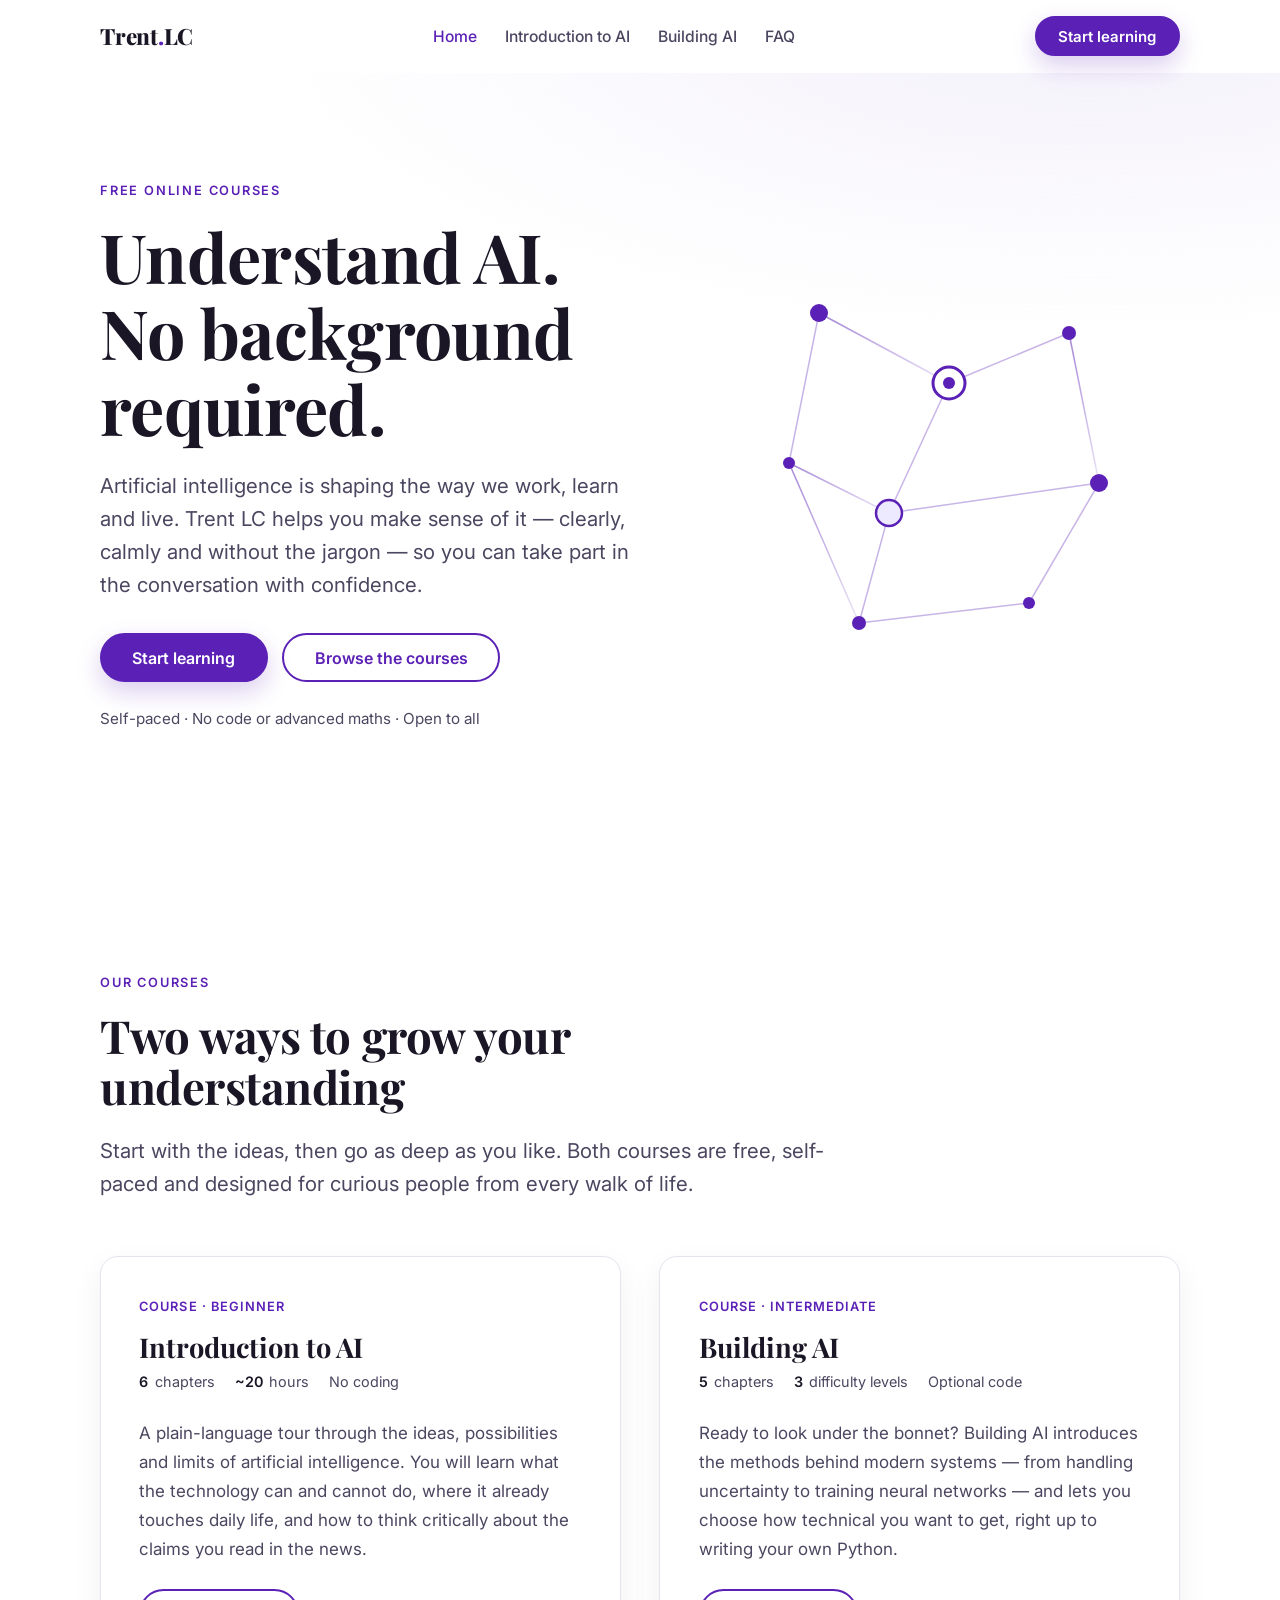
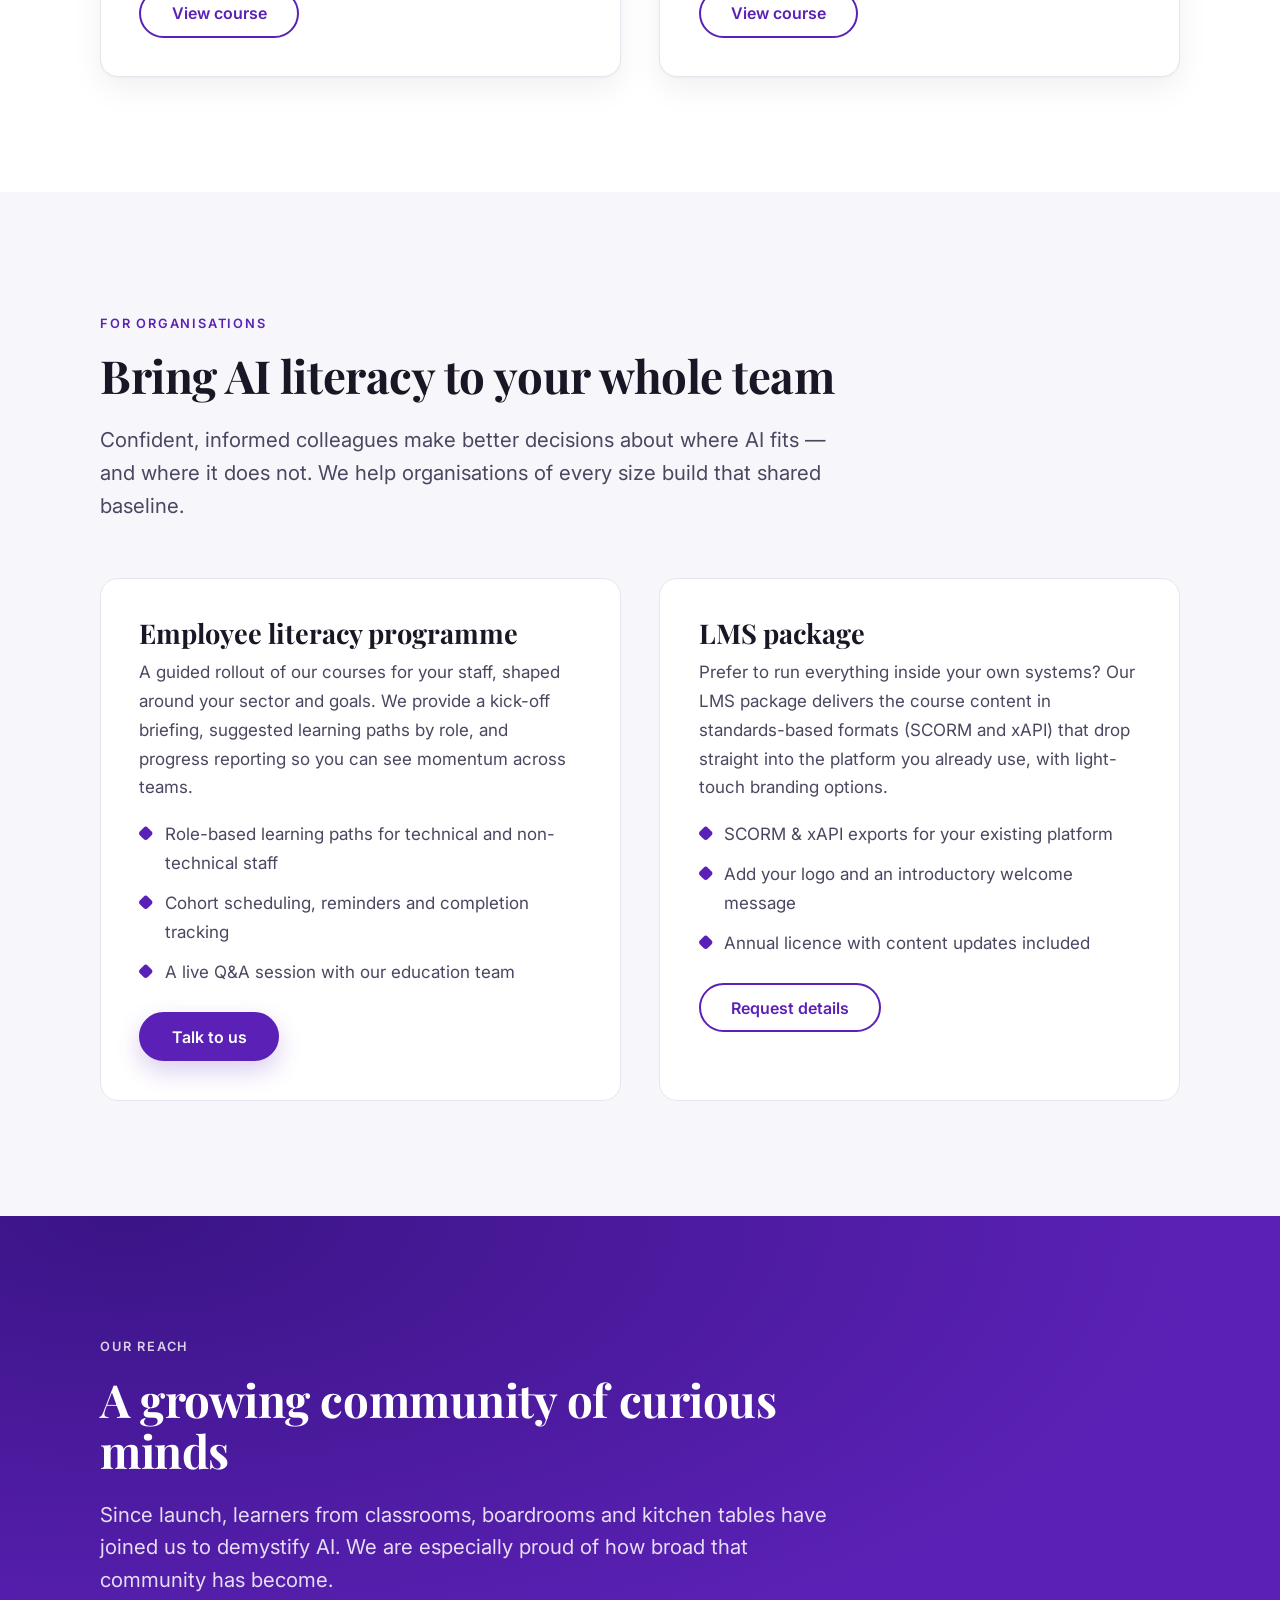
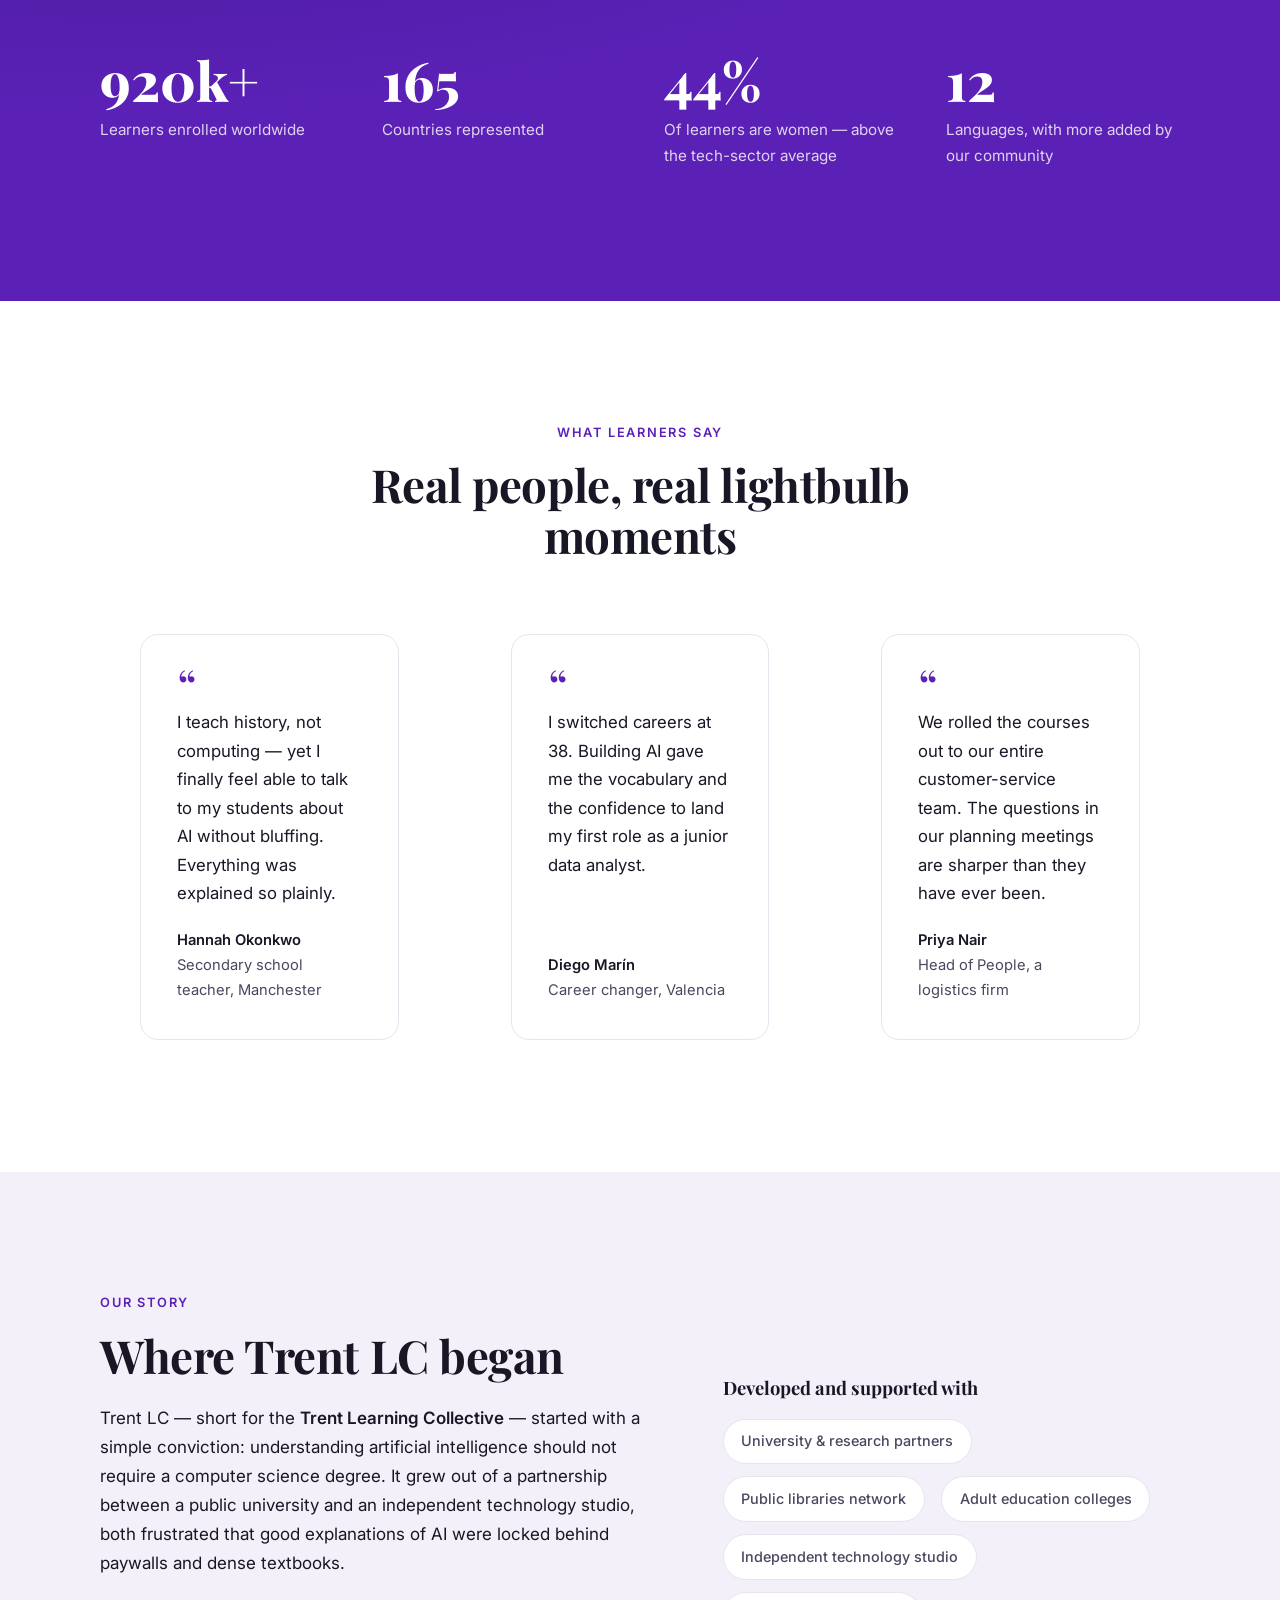
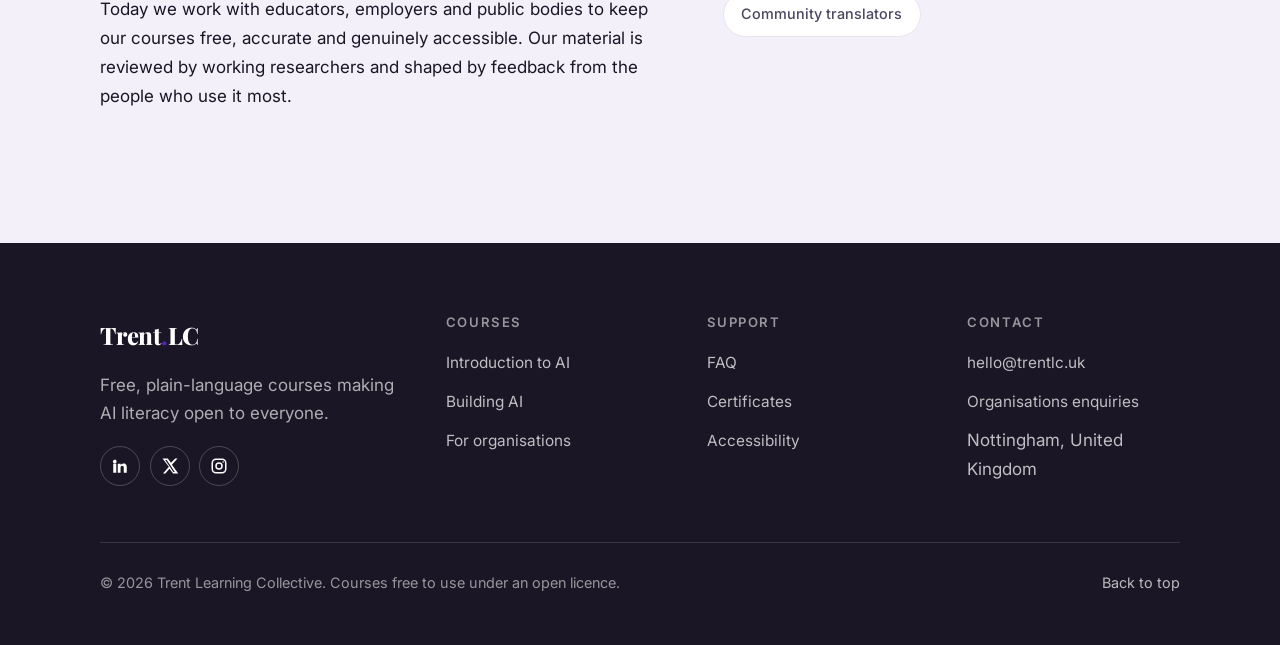
<file: index.html>
<!DOCTYPE html>
<html lang="en-GB">
<head>
  <meta charset="UTF-8">
  <meta name="viewport" content="width=device-width, initial-scale=1.0">
  <title>Trent LC — AI literacy for everyone</title>
  <meta name="description" content="Trent LC offers free, plain-language online courses that make artificial intelligence understandable — no programming or advanced maths required.">

  <!-- Fonts: Playfair Display (headings) + Inter (body). Preconnect for speed. -->
  <link rel="preconnect" href="https://fonts.googleapis.com">
  <link rel="preconnect" href="https://fonts.gstatic.com" crossorigin>
  <link href="https://fonts.googleapis.com/css2?family=Inter:wght@400;500;600;700&family=Playfair+Display:wght@600;700;800&display=swap" rel="stylesheet">

  <link rel="stylesheet" href="css/styles.css">
</head>
<body>
  <!-- Keyboard skip link -->
  <a class="skip-link" href="#main">Skip to main content</a>

  <!-- ============ SITE HEADER ============ -->
  <header class="site-header">
    <div class="container">
      <nav class="nav" aria-label="Primary">
        <a class="brand" href="index.html">Trent<span class="brand__dot">.</span>LC</a>

        <ul class="nav-links" id="nav-links">
          <li><a href="index.html" aria-current="page">Home</a></li>
          <li><a href="intro.html">Introduction to AI</a></li>
          <li><a href="building.html">Building AI</a></li>
          <li><a href="faq.html">FAQ</a></li>
        </ul>

        <div class="nav-cta">
          <a class="btn btn--primary btn--sm" href="intro.html">Start learning</a>
          <button class="nav-toggle" type="button" aria-label="Open menu"
                  aria-controls="nav-links" aria-expanded="false">
            <span></span><span></span><span></span>
          </button>
        </div>
      </nav>
    </div>
  </header>

  <main id="main">

    <!-- ============ HERO ============ -->
    <section class="hero">
      <div class="container">
        <div class="hero__grid">
          <div class="hero__content">
            <span class="eyebrow">Free online courses</span>
            <h1>Understand AI. No background required.</h1>
            <p class="lead">
              Artificial intelligence is shaping the way we work, learn and live.
              Trent LC helps you make sense of it — clearly, calmly and without the jargon —
              so you can take part in the conversation with confidence.
            </p>
            <div class="hero__actions">
              <a class="btn btn--primary" href="intro.html">Start learning</a>
              <a class="btn btn--outline" href="#courses">Browse the courses</a>
            </div>
            <p class="hero__note">Self-paced · No code or advanced maths · Open to all</p>
          </div>

          <!-- Signature motif: a quiet "neural network" of nodes and links.
               Decorative only, so it is hidden from assistive technology. -->
          <div class="hero__art" aria-hidden="true">
            <svg viewBox="0 0 480 480" role="img">
              <defs>
                <linearGradient id="edge" x1="0" y1="0" x2="1" y2="1">
                  <stop offset="0%" stop-color="#5B21B6" stop-opacity=".55"/>
                  <stop offset="100%" stop-color="#5B21B6" stop-opacity=".12"/>
                </linearGradient>
              </defs>
              <!-- connecting lines -->
              <g stroke="url(#edge)" stroke-width="1.5">
                <line x1="120" y1="90"  x2="250" y2="160"/>
                <line x1="250" y1="160" x2="370" y2="110"/>
                <line x1="120" y1="90"  x2="90"  y2="240"/>
                <line x1="250" y1="160" x2="190" y2="290"/>
                <line x1="370" y1="110" x2="400" y2="260"/>
                <line x1="90"  y1="240" x2="190" y2="290"/>
                <line x1="190" y1="290" x2="400" y2="260"/>
                <line x1="190" y1="290" x2="160" y2="400"/>
                <line x1="400" y1="260" x2="330" y2="380"/>
                <line x1="160" y1="400" x2="330" y2="380"/>
                <line x1="90"  y1="240" x2="160" y2="400"/>
              </g>
              <!-- nodes -->
              <g fill="#5B21B6">
                <circle cx="120" cy="90"  r="9"/>
                <circle cx="370" cy="110" r="7"/>
                <circle cx="90"  cy="240" r="6"/>
                <circle cx="400" cy="260" r="9"/>
                <circle cx="160" cy="400" r="7"/>
                <circle cx="330" cy="380" r="6"/>
              </g>
              <!-- highlighted central node -->
              <circle cx="250" cy="160" r="16" fill="#fff" stroke="#5B21B6" stroke-width="3"/>
              <circle cx="250" cy="160" r="6"  fill="#5B21B6"/>
              <circle cx="190" cy="290" r="13" fill="#EDE9FE" stroke="#5B21B6" stroke-width="2.5"/>
            </svg>
          </div>
        </div>
      </div>
    </section>

    <!-- ============ COURSES ============ -->
    <section class="section" id="courses">
      <div class="container">
        <div class="section-intro">
          <span class="eyebrow">Our courses</span>
          <h2>Two ways to grow your understanding</h2>
          <p class="lead">
            Start with the ideas, then go as deep as you like. Both courses are free,
            self-paced and designed for curious people from every walk of life.
          </p>
        </div>

        <div class="grid-2 card-grid">
          <!-- Course 1 -->
          <article class="course-card">
            <span class="course-card__tag">Course · Beginner</span>
            <h3>Introduction to AI</h3>
            <div class="course-card__meta">
              <span><strong>6</strong> chapters</span>
              <span><strong>~20</strong> hours</span>
              <span>No coding</span>
            </div>
            <p>
              A plain-language tour through the ideas, possibilities and limits of
              artificial intelligence. You will learn what the technology can and cannot do,
              where it already touches daily life, and how to think critically about the claims
              you read in the news.
            </p>
            <a class="btn btn--outline" href="intro.html">View course</a>
          </article>

          <!-- Course 2 -->
          <article class="course-card">
            <span class="course-card__tag">Course · Intermediate</span>
            <h3>Building AI</h3>
            <div class="course-card__meta">
              <span><strong>5</strong> chapters</span>
              <span><strong>3</strong> difficulty levels</span>
              <span>Optional code</span>
            </div>
            <p>
              Ready to look under the bonnet? Building AI introduces the methods behind modern
              systems — from handling uncertainty to training neural networks — and lets you
              choose how technical you want to get, right up to writing your own Python.
            </p>
            <a class="btn btn--outline" href="building.html">View course</a>
          </article>
        </div>
      </div>
    </section>

    <!-- ============ FOR ORGANISATIONS ============ -->
    <section class="section section--mist" id="organisations">
      <div class="container">
        <div class="section-intro">
          <span class="eyebrow">For organisations</span>
          <h2>Bring AI literacy to your whole team</h2>
          <p class="lead">
            Confident, informed colleagues make better decisions about where AI fits —
            and where it does not. We help organisations of every size build that shared baseline.
          </p>
        </div>

        <div class="orgs__grid">
          <div class="org-panel">
            <h3>Employee literacy programme</h3>
            <p>
              A guided rollout of our courses for your staff, shaped around your sector and goals.
              We provide a kick-off briefing, suggested learning paths by role, and progress
              reporting so you can see momentum across teams.
            </p>
            <ul>
              <li>Role-based learning paths for technical and non-technical staff</li>
              <li>Cohort scheduling, reminders and completion tracking</li>
              <li>A live Q&amp;A session with our education team</li>
            </ul>
            <a class="btn btn--primary" href="faq.html#organisations">Talk to us</a>
          </div>

          <div class="org-panel">
            <h3>LMS package</h3>
            <p>
              Prefer to run everything inside your own systems? Our LMS package delivers the
              course content in standards-based formats (SCORM and xAPI) that drop straight into
              the platform you already use, with light-touch branding options.
            </p>
            <ul>
              <li>SCORM &amp; xAPI exports for your existing platform</li>
              <li>Add your logo and an introductory welcome message</li>
              <li>Annual licence with content updates included</li>
            </ul>
            <a class="btn btn--outline" href="faq.html#organisations">Request details</a>
          </div>
        </div>
      </div>
    </section>

    <!-- ============ STATISTICS / STORY ============ -->
    <section class="section stats">
      <div class="container">
        <div class="section-intro">
          <span class="eyebrow" style="color: rgba(255,255,255,.8)">Our reach</span>
          <h2>A growing community of curious minds</h2>
          <p class="lead">
            Since launch, learners from classrooms, boardrooms and kitchen tables have joined us
            to demystify AI. We are especially proud of how broad that community has become.
          </p>
        </div>

        <div class="stats__numbers">
          <div class="stat">
            <div class="stat__value">920k+</div>
            <p class="stat__label">Learners enrolled worldwide</p>
          </div>
          <div class="stat">
            <div class="stat__value">165</div>
            <p class="stat__label">Countries represented</p>
          </div>
          <div class="stat">
            <div class="stat__value">44%</div>
            <p class="stat__label">Of learners are women — above the tech-sector average</p>
          </div>
          <div class="stat">
            <div class="stat__value">12</div>
            <p class="stat__label">Languages, with more added by our community</p>
          </div>
        </div>
      </div>
    </section>

    <!-- ============ TESTIMONIALS ============ -->
    <section class="section">
      <div class="container">
        <div class="section-intro center">
          <span class="eyebrow">What learners say</span>
          <h2>Real people, real lightbulb moments</h2>
        </div>

        <div class="quote-grid">
          <figure class="quote">
            <div class="quote__mark" aria-hidden="true">&ldquo;</div>
            <blockquote>
              I teach history, not computing — yet I finally feel able to talk to my students
              about AI without bluffing. Everything was explained so plainly.
            </blockquote>
            <figcaption>
              <strong>Hannah Okonkwo</strong>
              Secondary school teacher, Manchester
            </figcaption>
          </figure>

          <figure class="quote">
            <div class="quote__mark" aria-hidden="true">&ldquo;</div>
            <blockquote>
              I switched careers at 38. Building AI gave me the vocabulary and the confidence to
              land my first role as a junior data analyst.
            </blockquote>
            <figcaption>
              <strong>Diego Marín</strong>
              Career changer, Valencia
            </figcaption>
          </figure>

          <figure class="quote">
            <div class="quote__mark" aria-hidden="true">&ldquo;</div>
            <blockquote>
              We rolled the courses out to our entire customer-service team. The questions in our
              planning meetings are sharper than they have ever been.
            </blockquote>
            <figcaption>
              <strong>Priya Nair</strong>
              Head of People, a logistics firm
            </figcaption>
          </figure>
        </div>
      </div>
    </section>

    <!-- ============ ORIGINS & PARTNERS ============ -->
    <section class="section section--soft">
      <div class="container">
        <div class="origins__grid">
          <div>
            <span class="eyebrow">Our story</span>
            <h2>Where Trent LC began</h2>
            <p>
              Trent LC — short for the <strong>Trent Learning Collective</strong> — started with a
              simple conviction: understanding artificial intelligence should not require a computer
              science degree. It grew out of a partnership between a public university and an
              independent technology studio, both frustrated that good explanations of AI were
              locked behind paywalls and dense textbooks.
            </p>
            <p>
              Today we work with educators, employers and public bodies to keep our courses free,
              accurate and genuinely accessible. Our material is reviewed by working researchers and
              shaped by feedback from the people who use it most.
            </p>
          </div>
          <div>
            <h4>Developed and supported with</h4>
            <ul class="partners">
              <li>University &amp; research partners</li>
              <li>Public libraries network</li>
              <li>Adult education colleges</li>
              <li>Independent technology studio</li>
              <li>Community translators</li>
            </ul>
          </div>
        </div>
      </div>
    </section>

  </main>

  <!-- ============ FOOTER ============ -->
  <footer class="site-footer">
    <div class="container">
      <div class="footer__grid">
        <div class="footer__brand">
          <a class="brand" href="index.html">Trent<span class="brand__dot">.</span>LC</a>
          <p>Free, plain-language courses making AI literacy open to everyone.</p>
          <div class="footer__social">
            <!-- Replace # with your real profile URLs before publishing -->
            <a href="#" aria-label="Trent LC on LinkedIn">
              <svg viewBox="0 0 24 24" fill="currentColor" aria-hidden="true"><path d="M4.98 3.5A2.5 2.5 0 1 1 5 8.5a2.5 2.5 0 0 1-.02-5zM3 9h4v12H3zM9 9h3.8v1.7h.05c.53-1 1.83-2.05 3.77-2.05C20.4 8.65 21 11 21 14.1V21h-4v-6c0-1.43-.03-3.27-2-3.27-2 0-2.3 1.56-2.3 3.17V21H9z"/></svg>
            </a>
            <a href="#" aria-label="Trent LC on X">
              <svg viewBox="0 0 24 24" fill="currentColor" aria-hidden="true"><path d="M18.9 2H22l-7.4 8.46L23 22h-6.9l-4.8-6.28L5.8 22H2.6l7.9-9.05L2 2h7.05l4.34 5.74L18.9 2zm-2.42 18h1.9L7.6 4H5.6l10.88 16z"/></svg>
            </a>
            <a href="#" aria-label="Trent LC on Instagram">
              <svg viewBox="0 0 24 24" fill="none" stroke="currentColor" stroke-width="2" aria-hidden="true"><rect x="3" y="3" width="18" height="18" rx="5"/><circle cx="12" cy="12" r="4"/><circle cx="17.5" cy="6.5" r="1" fill="currentColor" stroke="none"/></svg>
            </a>
          </div>
        </div>

        <nav class="footer__col" aria-label="Courses">
          <h4>Courses</h4>
          <ul class="footer__links">
            <li><a href="intro.html">Introduction to AI</a></li>
            <li><a href="building.html">Building AI</a></li>
            <li><a href="index.html#organisations">For organisations</a></li>
          </ul>
        </nav>

        <nav class="footer__col" aria-label="Support">
          <h4>Support</h4>
          <ul class="footer__links">
            <li><a href="faq.html">FAQ</a></li>
            <li><a href="faq.html#certificate">Certificates</a></li>
            <li><a href="faq.html#accessibility">Accessibility</a></li>
          </ul>
        </nav>

        <div class="footer__col">
          <h4>Contact</h4>
          <ul class="footer__links">
            <li><a href="mailto:hello@trentlc.uk">hello@trentlc.uk</a></li>
            <li><a href="mailto:org@trentlc.uk">Organisations enquiries</a></li>
            <li>Nottingham, United Kingdom</li>
          </ul>
        </div>
      </div>

      <div class="footer__bottom">
        <p>&copy; 2026 Trent Learning Collective. Courses free to use under an open licence.</p>
        <p><a href="#main">Back to top</a></p>
      </div>
    </div>
  </footer>

  <script src="js/script.js"></script>
</body>
</html>
</file>
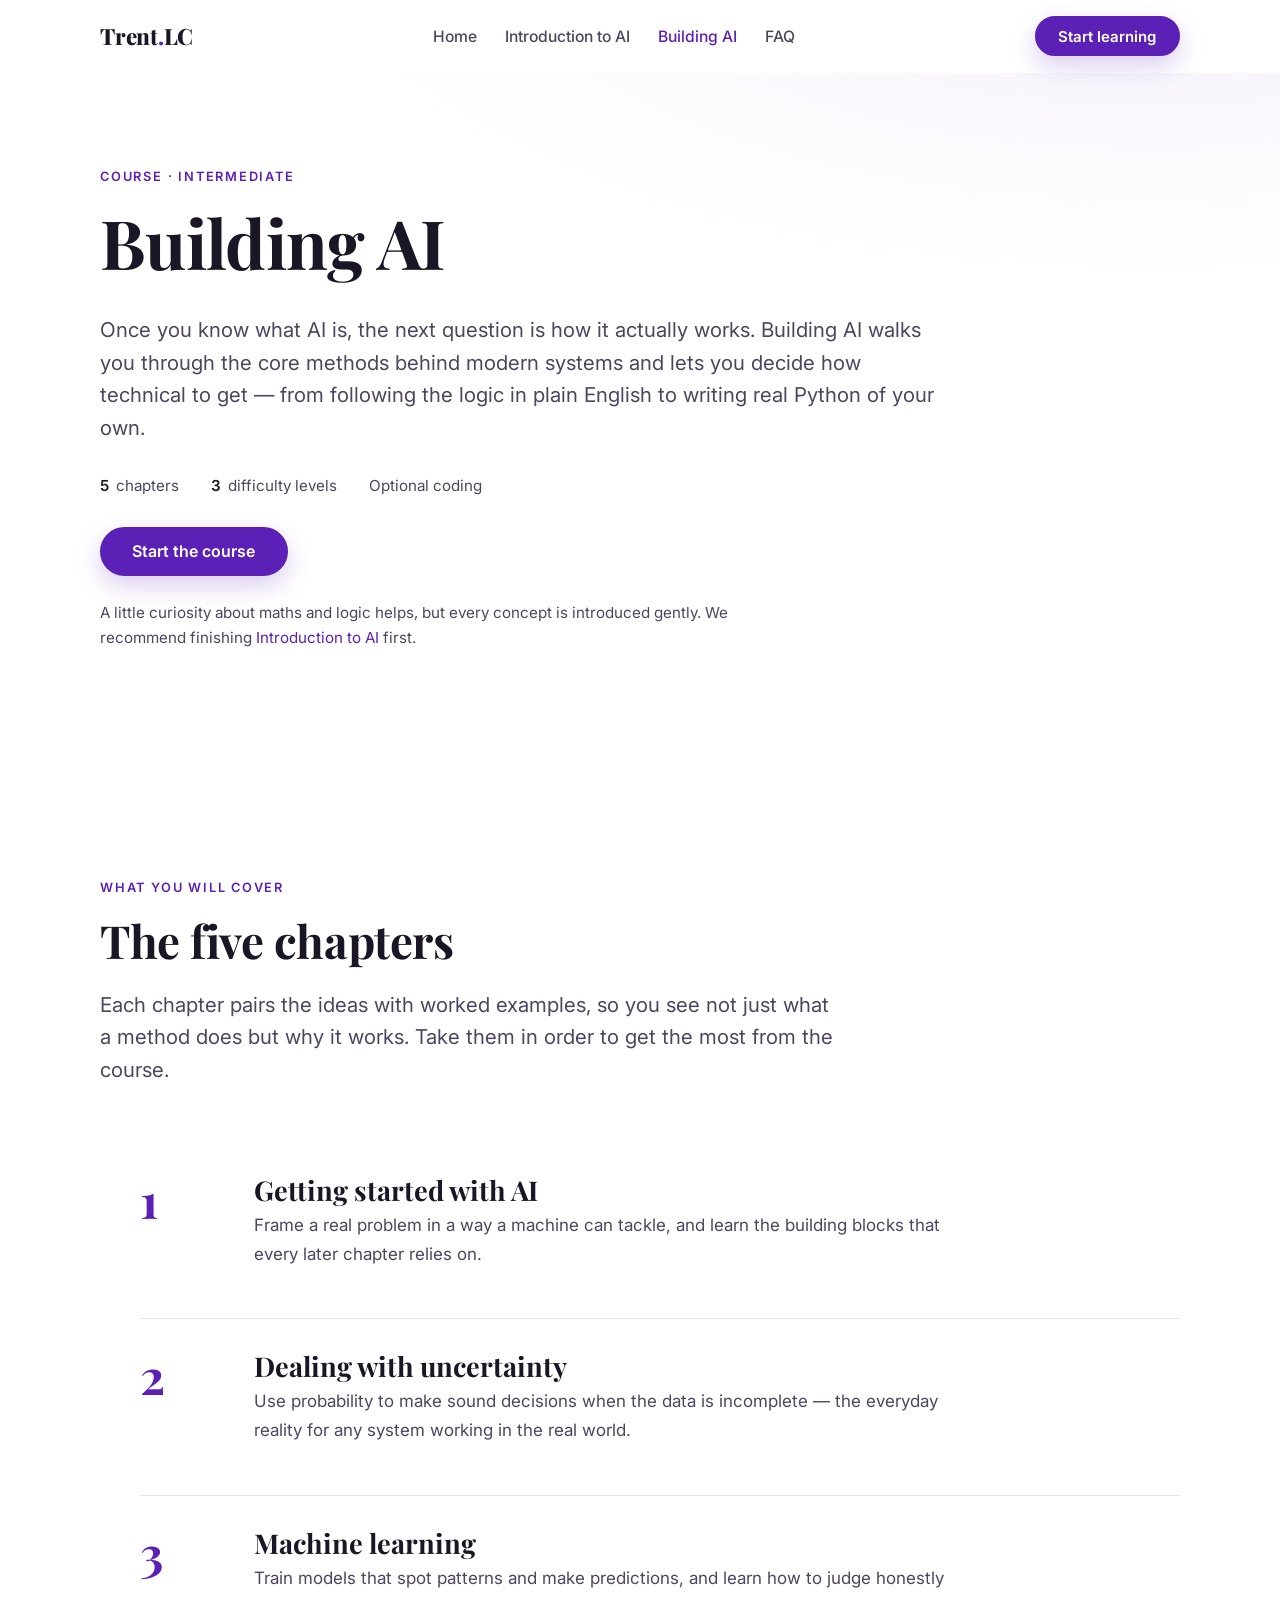
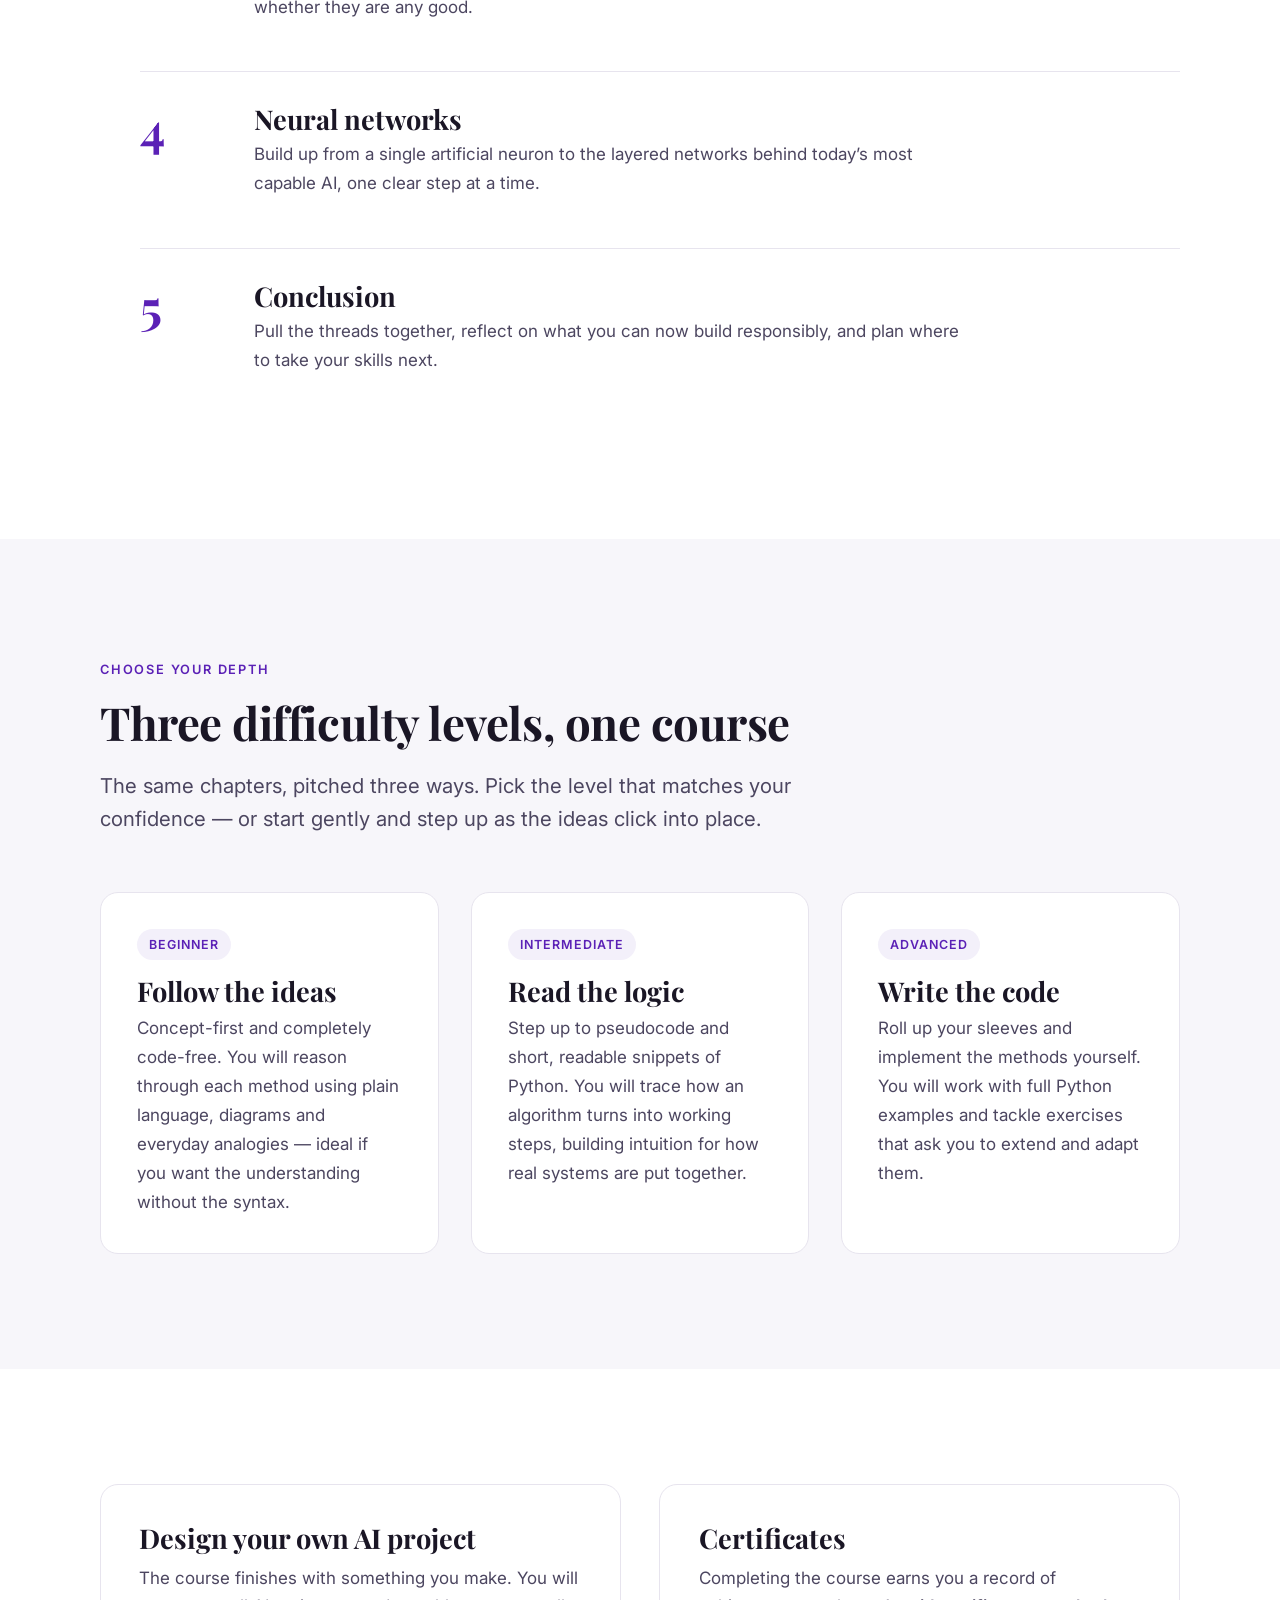
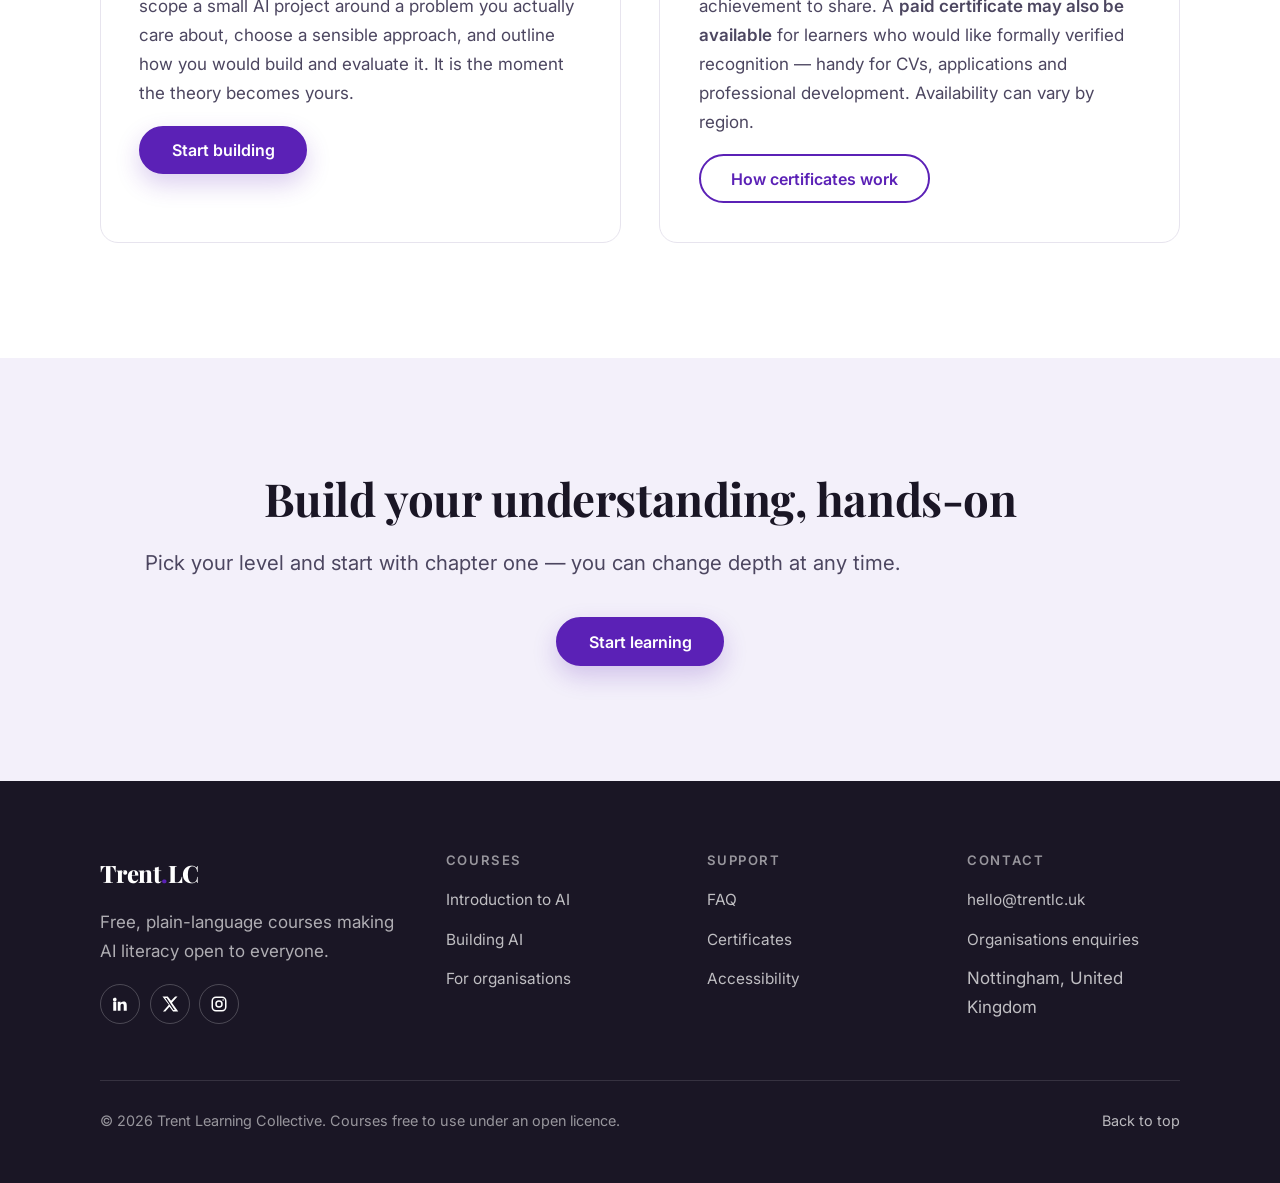
<file: building.html>
<!DOCTYPE html>
<html lang="en-GB">
<head>
  <meta charset="UTF-8">
  <meta name="viewport" content="width=device-width, initial-scale=1.0">
  <title>Building AI — Trent LC</title>
  <meta name="description" content="A free, five-chapter course on the methods behind modern AI. Choose your difficulty level, design your own AI project, and optionally write Python.">

  <link rel="preconnect" href="https://fonts.googleapis.com">
  <link rel="preconnect" href="https://fonts.gstatic.com" crossorigin>
  <link href="https://fonts.googleapis.com/css2?family=Inter:wght@400;500;600;700&family=Playfair+Display:wght@600;700;800&display=swap" rel="stylesheet">
  <link rel="stylesheet" href="css/styles.css">
</head>
<body>
  <a class="skip-link" href="#main">Skip to main content</a>

  <!-- ============ SITE HEADER ============ -->
  <header class="site-header">
    <div class="container">
      <nav class="nav" aria-label="Primary">
        <a class="brand" href="index.html">Trent<span class="brand__dot">.</span>LC</a>
        <ul class="nav-links" id="nav-links">
          <li><a href="index.html">Home</a></li>
          <li><a href="intro.html">Introduction to AI</a></li>
          <li><a href="building.html" aria-current="page">Building AI</a></li>
          <li><a href="faq.html">FAQ</a></li>
        </ul>
        <div class="nav-cta">
          <a class="btn btn--primary btn--sm" href="#chapters">Start learning</a>
          <button class="nav-toggle" type="button" aria-label="Open menu"
                  aria-controls="nav-links" aria-expanded="false">
            <span></span><span></span><span></span>
          </button>
        </div>
      </nav>
    </div>
  </header>

  <main id="main">

    <!-- ============ PAGE HERO ============ -->
    <section class="page-hero">
      <div class="container">
        <span class="eyebrow">Course · Intermediate</span>
        <h1>Building AI</h1>
        <p class="lead">
          Once you know what AI is, the next question is how it actually works. Building AI walks you
          through the core methods behind modern systems and lets you decide how technical to get —
          from following the logic in plain English to writing real Python of your own.
        </p>
        <div class="page-hero__meta">
          <span><strong>5</strong> chapters</span>
          <span><strong>3</strong> difficulty levels</span>
          <span>Optional coding</span>
        </div>
        <a class="btn btn--primary" href="#chapters">Start the course</a>
        <p class="hero__note">
          A little curiosity about maths and logic helps, but every concept is introduced gently.
          We recommend finishing <a href="intro.html">Introduction to AI</a> first.
        </p>
      </div>
    </section>

    <!-- ============ CHAPTERS ============ -->
    <section class="section" id="chapters">
      <div class="container">
        <div class="section-intro">
          <span class="eyebrow">What you will cover</span>
          <h2>The five chapters</h2>
          <p class="lead">
            Each chapter pairs the ideas with worked examples, so you see not just what a method does
            but why it works. Take them in order to get the most from the course.
          </p>
        </div>

        <ol class="chapters">
          <li class="chapter">
            <div class="chapter__num">1</div>
            <div class="chapter__body">
              <h3>Getting started with AI</h3>
              <p>
                Frame a real problem in a way a machine can tackle, and learn the building blocks that
                every later chapter relies on.
              </p>
            </div>
          </li>
          <li class="chapter">
            <div class="chapter__num">2</div>
            <div class="chapter__body">
              <h3>Dealing with uncertainty</h3>
              <p>
                Use probability to make sound decisions when the data is incomplete — the everyday
                reality for any system working in the real world.
              </p>
            </div>
          </li>
          <li class="chapter">
            <div class="chapter__num">3</div>
            <div class="chapter__body">
              <h3>Machine learning</h3>
              <p>
                Train models that spot patterns and make predictions, and learn how to judge honestly
                whether they are any good.
              </p>
            </div>
          </li>
          <li class="chapter">
            <div class="chapter__num">4</div>
            <div class="chapter__body">
              <h3>Neural networks</h3>
              <p>
                Build up from a single artificial neuron to the layered networks behind today&rsquo;s
                most capable AI, one clear step at a time.
              </p>
            </div>
          </li>
          <li class="chapter">
            <div class="chapter__num">5</div>
            <div class="chapter__body">
              <h3>Conclusion</h3>
              <p>
                Pull the threads together, reflect on what you can now build responsibly, and plan
                where to take your skills next.
              </p>
            </div>
          </li>
        </ol>
      </div>
    </section>

    <!-- ============ DIFFICULTY LEVELS ============ -->
    <section class="section section--mist" id="levels">
      <div class="container">
        <div class="section-intro">
          <span class="eyebrow">Choose your depth</span>
          <h2>Three difficulty levels, one course</h2>
          <p class="lead">
            The same chapters, pitched three ways. Pick the level that matches your confidence — or
            start gently and step up as the ideas click into place.
          </p>
        </div>

        <div class="levels">
          <div class="level">
            <span class="level__badge">Beginner</span>
            <h3>Follow the ideas</h3>
            <p>
              Concept-first and completely code-free. You will reason through each method using
              plain language, diagrams and everyday analogies — ideal if you want the understanding
              without the syntax.
            </p>
          </div>
          <div class="level">
            <span class="level__badge">Intermediate</span>
            <h3>Read the logic</h3>
            <p>
              Step up to pseudocode and short, readable snippets of Python. You will trace how an
              algorithm turns into working steps, building intuition for how real systems are put
              together.
            </p>
          </div>
          <div class="level">
            <span class="level__badge">Advanced</span>
            <h3>Write the code</h3>
            <p>
              Roll up your sleeves and implement the methods yourself. You will work with full Python
              examples and tackle exercises that ask you to extend and adapt them.
            </p>
          </div>
        </div>
      </div>
    </section>

    <!-- ============ PROJECT & CERTIFICATE ============ -->
    <section class="section">
      <div class="container">
        <div class="grid-2">
          <div class="org-panel">
            <h3>Design your own AI project</h3>
            <p>
              The course finishes with something you make. You will scope a small AI project around a
              problem you actually care about, choose a sensible approach, and outline how you would
              build and evaluate it. It is the moment the theory becomes yours.
            </p>
            <a class="btn btn--primary" href="#chapters">Start building</a>
          </div>
          <div class="org-panel">
            <h3>Certificates</h3>
            <p>
              Completing the course earns you a record of achievement to share. A
              <strong>paid certificate may also be available</strong> for learners who would like
              formally verified recognition — handy for CVs, applications and professional
              development. Availability can vary by region.
            </p>
            <a class="btn btn--outline" href="faq.html#certificate">How certificates work</a>
          </div>
        </div>
      </div>
    </section>

    <!-- ============ CTA BAND ============ -->
    <section class="section section--soft cta-band">
      <div class="container">
        <h2>Build your understanding, hands-on</h2>
        <p class="lead center">Pick your level and start with chapter one — you can change depth at any time.</p>
        <a class="btn btn--primary" href="#chapters">Start learning</a>
      </div>
    </section>

  </main>

  <!-- ============ FOOTER ============ -->
  <footer class="site-footer">
    <div class="container">
      <div class="footer__grid">
        <div class="footer__brand">
          <a class="brand" href="index.html">Trent<span class="brand__dot">.</span>LC</a>
          <p>Free, plain-language courses making AI literacy open to everyone.</p>
          <div class="footer__social">
            <a href="#" aria-label="Trent LC on LinkedIn">
              <svg viewBox="0 0 24 24" fill="currentColor" aria-hidden="true"><path d="M4.98 3.5A2.5 2.5 0 1 1 5 8.5a2.5 2.5 0 0 1-.02-5zM3 9h4v12H3zM9 9h3.8v1.7h.05c.53-1 1.83-2.05 3.77-2.05C20.4 8.65 21 11 21 14.1V21h-4v-6c0-1.43-.03-3.27-2-3.27-2 0-2.3 1.56-2.3 3.17V21H9z"/></svg>
            </a>
            <a href="#" aria-label="Trent LC on X">
              <svg viewBox="0 0 24 24" fill="currentColor" aria-hidden="true"><path d="M18.9 2H22l-7.4 8.46L23 22h-6.9l-4.8-6.28L5.8 22H2.6l7.9-9.05L2 2h7.05l4.34 5.74L18.9 2zm-2.42 18h1.9L7.6 4H5.6l10.88 16z"/></svg>
            </a>
            <a href="#" aria-label="Trent LC on Instagram">
              <svg viewBox="0 0 24 24" fill="none" stroke="currentColor" stroke-width="2" aria-hidden="true"><rect x="3" y="3" width="18" height="18" rx="5"/><circle cx="12" cy="12" r="4"/><circle cx="17.5" cy="6.5" r="1" fill="currentColor" stroke="none"/></svg>
            </a>
          </div>
        </div>
        <nav class="footer__col" aria-label="Courses">
          <h4>Courses</h4>
          <ul class="footer__links">
            <li><a href="intro.html">Introduction to AI</a></li>
            <li><a href="building.html">Building AI</a></li>
            <li><a href="index.html#organisations">For organisations</a></li>
          </ul>
        </nav>
        <nav class="footer__col" aria-label="Support">
          <h4>Support</h4>
          <ul class="footer__links">
            <li><a href="faq.html">FAQ</a></li>
            <li><a href="faq.html#certificate">Certificates</a></li>
            <li><a href="faq.html#accessibility">Accessibility</a></li>
          </ul>
        </nav>
        <div class="footer__col">
          <h4>Contact</h4>
          <ul class="footer__links">
            <li><a href="mailto:hello@trentlc.uk">hello@trentlc.uk</a></li>
            <li><a href="mailto:org@trentlc.uk">Organisations enquiries</a></li>
            <li>Nottingham, United Kingdom</li>
          </ul>
        </div>
      </div>
      <div class="footer__bottom">
        <p>&copy; 2026 Trent Learning Collective. Courses free to use under an open licence.</p>
        <p><a href="#main">Back to top</a></p>
      </div>
    </div>
  </footer>

  <script src="js/script.js"></script>
</body>
</html>
</file>
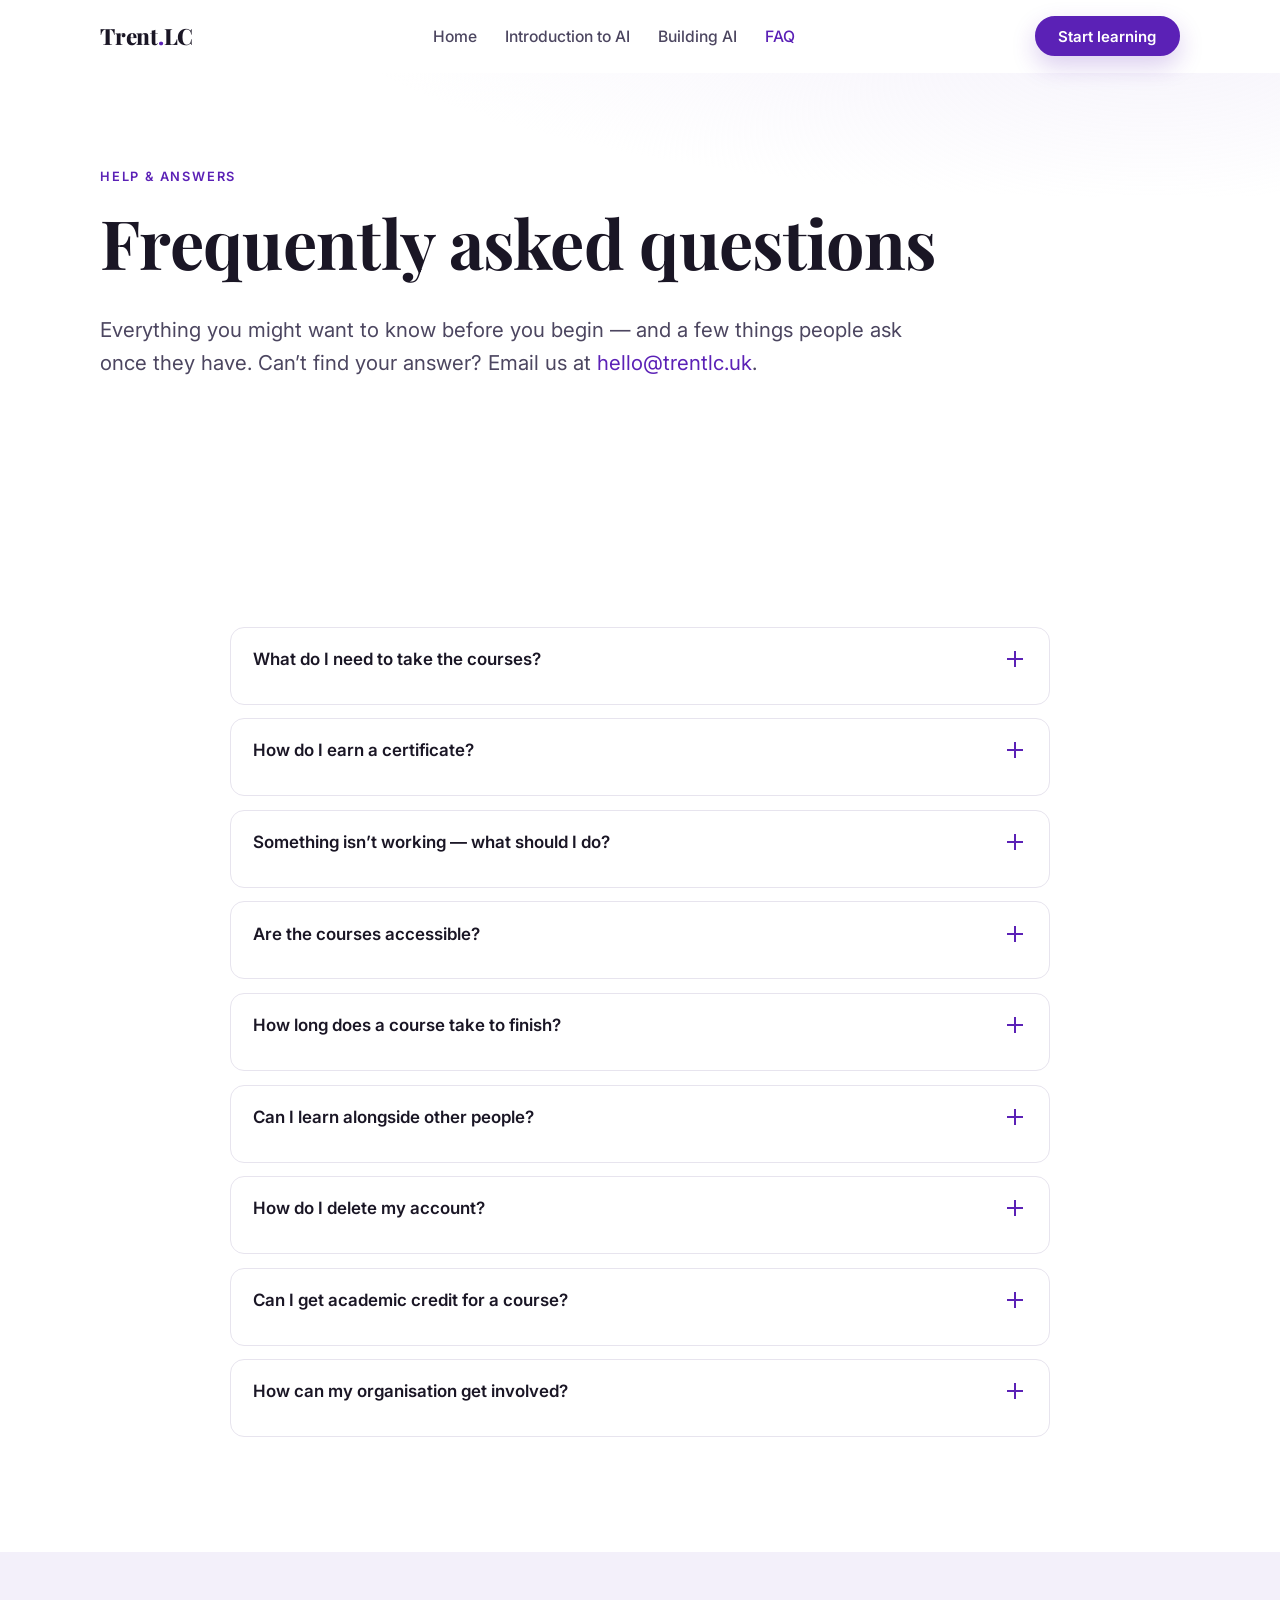
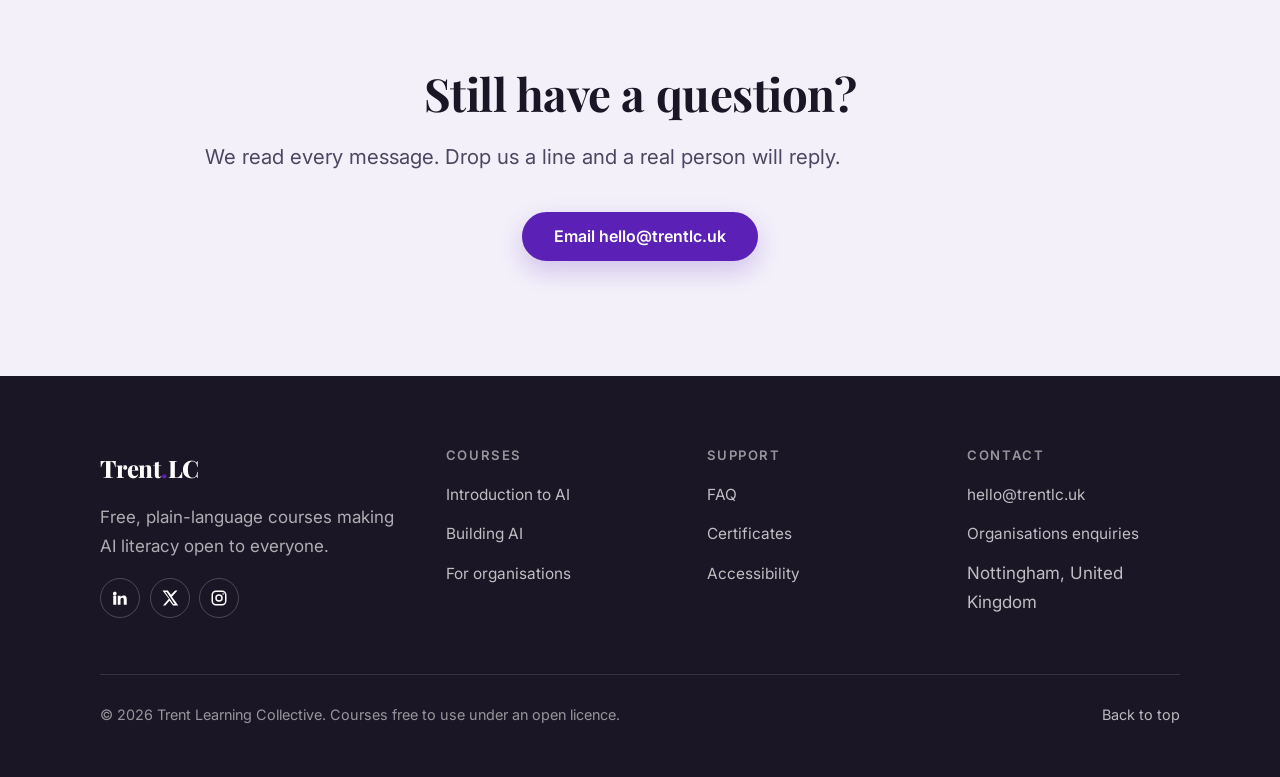
<file: faq.html>
<!DOCTYPE html>
<html lang="en-GB">
<head>
  <meta charset="UTF-8">
  <meta name="viewport" content="width=device-width, initial-scale=1.0">
  <title>FAQ — Trent LC</title>
  <meta name="description" content="Answers to common questions about Trent LC's free AI courses: requirements, certificates, accessibility, study time, communities, accounts, academic credit and organisations.">

  <link rel="preconnect" href="https://fonts.googleapis.com">
  <link rel="preconnect" href="https://fonts.gstatic.com" crossorigin>
  <link href="https://fonts.googleapis.com/css2?family=Inter:wght@400;500;600;700&family=Playfair+Display:wght@600;700;800&display=swap" rel="stylesheet">
  <link rel="stylesheet" href="css/styles.css">
</head>
<body>
  <a class="skip-link" href="#main">Skip to main content</a>

  <!-- ============ SITE HEADER ============ -->
  <header class="site-header">
    <div class="container">
      <nav class="nav" aria-label="Primary">
        <a class="brand" href="index.html">Trent<span class="brand__dot">.</span>LC</a>
        <ul class="nav-links" id="nav-links">
          <li><a href="index.html">Home</a></li>
          <li><a href="intro.html">Introduction to AI</a></li>
          <li><a href="building.html">Building AI</a></li>
          <li><a href="faq.html" aria-current="page">FAQ</a></li>
        </ul>
        <div class="nav-cta">
          <a class="btn btn--primary btn--sm" href="intro.html">Start learning</a>
          <button class="nav-toggle" type="button" aria-label="Open menu"
                  aria-controls="nav-links" aria-expanded="false">
            <span></span><span></span><span></span>
          </button>
        </div>
      </nav>
    </div>
  </header>

  <main id="main">

    <!-- ============ PAGE HERO ============ -->
    <section class="page-hero">
      <div class="container">
        <span class="eyebrow">Help &amp; answers</span>
        <h1>Frequently asked questions</h1>
        <p class="lead">
          Everything you might want to know before you begin — and a few things people ask once
          they have. Can&rsquo;t find your answer? Email us at
          <a href="mailto:hello@trentlc.uk">hello@trentlc.uk</a>.
        </p>
      </div>
    </section>

    <!-- ============ FAQ ACCORDION ============ -->
    <section class="section">
      <div class="container">
        <h2 class="visually-hidden">List of frequently asked questions</h2>

        <div class="faq-list">

          <!-- 1. Requirements -->
          <div class="faq-item" id="requirements">
            <h3>
              <button class="faq-question" type="button" aria-expanded="false"
                      aria-controls="panel-1" id="btn-1">
                <span>What do I need to take the courses?</span>
                <span class="faq-icon" aria-hidden="true"></span>
              </button>
            </h3>
            <div class="faq-panel" id="panel-1" role="region" aria-labelledby="btn-1">
              <div class="faq-panel__inner">
                <p>
                  Just curiosity, an internet connection and a web browser. Introduction to AI needs
                  no programming and no maths beyond school level. Building AI is easier if you have
                  finished the introduction first, and its higher levels include some Python — but you
                  can take the beginner level with no code at all.
                </p>
              </div>
            </div>
          </div>

          <!-- 2. Certificates -->
          <div class="faq-item" id="certificate">
            <h3>
              <button class="faq-question" type="button" aria-expanded="false"
                      aria-controls="panel-2" id="btn-2">
                <span>How do I earn a certificate?</span>
                <span class="faq-icon" aria-hidden="true"></span>
              </button>
            </h3>
            <div class="faq-panel" id="panel-2" role="region" aria-labelledby="btn-2">
              <div class="faq-panel__inner">
                <p>
                  Work through every chapter of a course and complete its exercises, and you will
                  receive a free certificate of completion to download and share. For Building AI, a
                  paid, formally verified certificate may also be available in some regions for
                  learners who would like recognised proof of their achievement.
                </p>
              </div>
            </div>
          </div>

          <!-- 3. Technical issues -->
          <div class="faq-item" id="technical">
            <h3>
              <button class="faq-question" type="button" aria-expanded="false"
                      aria-controls="panel-3" id="btn-3">
                <span>Something isn&rsquo;t working — what should I do?</span>
                <span class="faq-icon" aria-hidden="true"></span>
              </button>
            </h3>
            <div class="faq-panel" id="panel-3" role="region" aria-labelledby="btn-3">
              <div class="faq-panel__inner">
                <p>
                  Start by refreshing the page and checking that your browser is up to date — most
                  small glitches clear immediately. If the problem continues, jot down what you were
                  doing along with your device and browser, then email
                  <a href="mailto:hello@trentlc.uk">hello@trentlc.uk</a> and we will help you sort it.
                </p>
              </div>
            </div>
          </div>

          <!-- 4. Accessibility -->
          <div class="faq-item" id="accessibility">
            <h3>
              <button class="faq-question" type="button" aria-expanded="false"
                      aria-controls="panel-4" id="btn-4">
                <span>Are the courses accessible?</span>
                <span class="faq-icon" aria-hidden="true"></span>
              </button>
            </h3>
            <div class="faq-panel" id="panel-4" role="region" aria-labelledby="btn-4">
              <div class="faq-panel__inner">
                <p>
                  We design for everyone. Our pages use clear, semantic structure and headings, work
                  with keyboard navigation and screen readers, and aim for comfortable colour contrast
                  and readable text. If you meet a barrier or need material in a different format, tell
                  us — accessibility feedback goes straight to the top of our list.
                </p>
              </div>
            </div>
          </div>

          <!-- 5. Completion time -->
          <div class="faq-item" id="time">
            <h3>
              <button class="faq-question" type="button" aria-expanded="false"
                      aria-controls="panel-5" id="btn-5">
                <span>How long does a course take to finish?</span>
                <span class="faq-icon" aria-hidden="true"></span>
              </button>
            </h3>
            <div class="faq-panel" id="panel-5" role="region" aria-labelledby="btn-5">
              <div class="faq-panel__inner">
                <p>
                  It is entirely self-paced. Introduction to AI suits around twenty hours of study,
                  and Building AI a little more depending on the level you pick. Spread it across an
                  evening a week or tackle it over a focused weekend — there is no deadline, and your
                  progress is saved as you go.
                </p>
              </div>
            </div>
          </div>

          <!-- 6. Study community -->
          <div class="faq-item" id="community">
            <h3>
              <button class="faq-question" type="button" aria-expanded="false"
                      aria-controls="panel-6" id="btn-6">
                <span>Can I learn alongside other people?</span>
                <span class="faq-icon" aria-hidden="true"></span>
              </button>
            </h3>
            <div class="faq-panel" id="panel-6" role="region" aria-labelledby="btn-6">
              <div class="faq-panel__inner">
                <p>
                  Absolutely — many learners find a study partner or small group keeps them motivated.
                  You can join our community discussion space to ask questions, compare notes and swap
                  project ideas. Once you enrol, look for the community link in your course dashboard.
                </p>
              </div>
            </div>
          </div>

          <!-- 7. Delete account -->
          <div class="faq-item" id="delete-account">
            <h3>
              <button class="faq-question" type="button" aria-expanded="false"
                      aria-controls="panel-7" id="btn-7">
                <span>How do I delete my account?</span>
                <span class="faq-icon" aria-hidden="true"></span>
              </button>
            </h3>
            <div class="faq-panel" id="panel-7" role="region" aria-labelledby="btn-7">
              <div class="faq-panel__inner">
                <p>
                  You are in control of your data. Open your account settings and choose
                  &ldquo;Delete account&rdquo;, or email
                  <a href="mailto:hello@trentlc.uk">hello@trentlc.uk</a> from your registered address.
                  We will remove your personal details. Please note this also erases your course
                  progress and any certificates, which cannot be restored afterwards.
                </p>
              </div>
            </div>
          </div>

          <!-- 8. Academic credit -->
          <div class="faq-item" id="credit">
            <h3>
              <button class="faq-question" type="button" aria-expanded="false"
                      aria-controls="panel-8" id="btn-8">
                <span>Can I get academic credit for a course?</span>
                <span class="faq-icon" aria-hidden="true"></span>
              </button>
            </h3>
            <div class="faq-panel" id="panel-8" role="region" aria-labelledby="btn-8">
              <div class="faq-panel__inner">
                <p>
                  Some universities and colleges recognise our courses towards their own programmes,
                  but that decision rests with each institution rather than with us. If you would like
                  to pursue credit, contact the institution directly and share your certificate — we
                  are glad to confirm course details if they ask.
                </p>
              </div>
            </div>
          </div>

          <!-- 9. Organisations -->
          <div class="faq-item" id="organisations">
            <h3>
              <button class="faq-question" type="button" aria-expanded="false"
                      aria-controls="panel-9" id="btn-9">
                <span>How can my organisation get involved?</span>
                <span class="faq-icon" aria-hidden="true"></span>
              </button>
            </h3>
            <div class="faq-panel" id="panel-9" role="region" aria-labelledby="btn-9">
              <div class="faq-panel__inner">
                <p>
                  We offer a guided employee literacy programme and an LMS package that delivers the
                  courses inside your own platform via SCORM or xAPI. Tell us your team size and goals
                  at <a href="mailto:org@trentlc.uk">org@trentlc.uk</a> and we will recommend the best
                  fit, including cohort scheduling and progress reporting.
                </p>
              </div>
            </div>
          </div>

        </div>
      </div>
    </section>

    <!-- ============ CTA BAND ============ -->
    <section class="section section--soft cta-band">
      <div class="container">
        <h2>Still have a question?</h2>
        <p class="lead center">We read every message. Drop us a line and a real person will reply.</p>
        <a class="btn btn--primary" href="mailto:hello@trentlc.uk">Email hello@trentlc.uk</a>
      </div>
    </section>

  </main>

  <!-- ============ FOOTER ============ -->
  <footer class="site-footer">
    <div class="container">
      <div class="footer__grid">
        <div class="footer__brand">
          <a class="brand" href="index.html">Trent<span class="brand__dot">.</span>LC</a>
          <p>Free, plain-language courses making AI literacy open to everyone.</p>
          <div class="footer__social">
            <a href="#" aria-label="Trent LC on LinkedIn">
              <svg viewBox="0 0 24 24" fill="currentColor" aria-hidden="true"><path d="M4.98 3.5A2.5 2.5 0 1 1 5 8.5a2.5 2.5 0 0 1-.02-5zM3 9h4v12H3zM9 9h3.8v1.7h.05c.53-1 1.83-2.05 3.77-2.05C20.4 8.65 21 11 21 14.1V21h-4v-6c0-1.43-.03-3.27-2-3.27-2 0-2.3 1.56-2.3 3.17V21H9z"/></svg>
            </a>
            <a href="#" aria-label="Trent LC on X">
              <svg viewBox="0 0 24 24" fill="currentColor" aria-hidden="true"><path d="M18.9 2H22l-7.4 8.46L23 22h-6.9l-4.8-6.28L5.8 22H2.6l7.9-9.05L2 2h7.05l4.34 5.74L18.9 2zm-2.42 18h1.9L7.6 4H5.6l10.88 16z"/></svg>
            </a>
            <a href="#" aria-label="Trent LC on Instagram">
              <svg viewBox="0 0 24 24" fill="none" stroke="currentColor" stroke-width="2" aria-hidden="true"><rect x="3" y="3" width="18" height="18" rx="5"/><circle cx="12" cy="12" r="4"/><circle cx="17.5" cy="6.5" r="1" fill="currentColor" stroke="none"/></svg>
            </a>
          </div>
        </div>
        <nav class="footer__col" aria-label="Courses">
          <h4>Courses</h4>
          <ul class="footer__links">
            <li><a href="intro.html">Introduction to AI</a></li>
            <li><a href="building.html">Building AI</a></li>
            <li><a href="index.html#organisations">For organisations</a></li>
          </ul>
        </nav>
        <nav class="footer__col" aria-label="Support">
          <h4>Support</h4>
          <ul class="footer__links">
            <li><a href="faq.html">FAQ</a></li>
            <li><a href="faq.html#certificate">Certificates</a></li>
            <li><a href="faq.html#accessibility">Accessibility</a></li>
          </ul>
        </nav>
        <div class="footer__col">
          <h4>Contact</h4>
          <ul class="footer__links">
            <li><a href="mailto:hello@trentlc.uk">hello@trentlc.uk</a></li>
            <li><a href="mailto:org@trentlc.uk">Organisations enquiries</a></li>
            <li>Nottingham, United Kingdom</li>
          </ul>
        </div>
      </div>
      <div class="footer__bottom">
        <p>&copy; 2026 Trent Learning Collective. Courses free to use under an open licence.</p>
        <p><a href="#main">Back to top</a></p>
      </div>
    </div>
  </footer>

  <script src="js/script.js"></script>
</body>
</html>
</file>
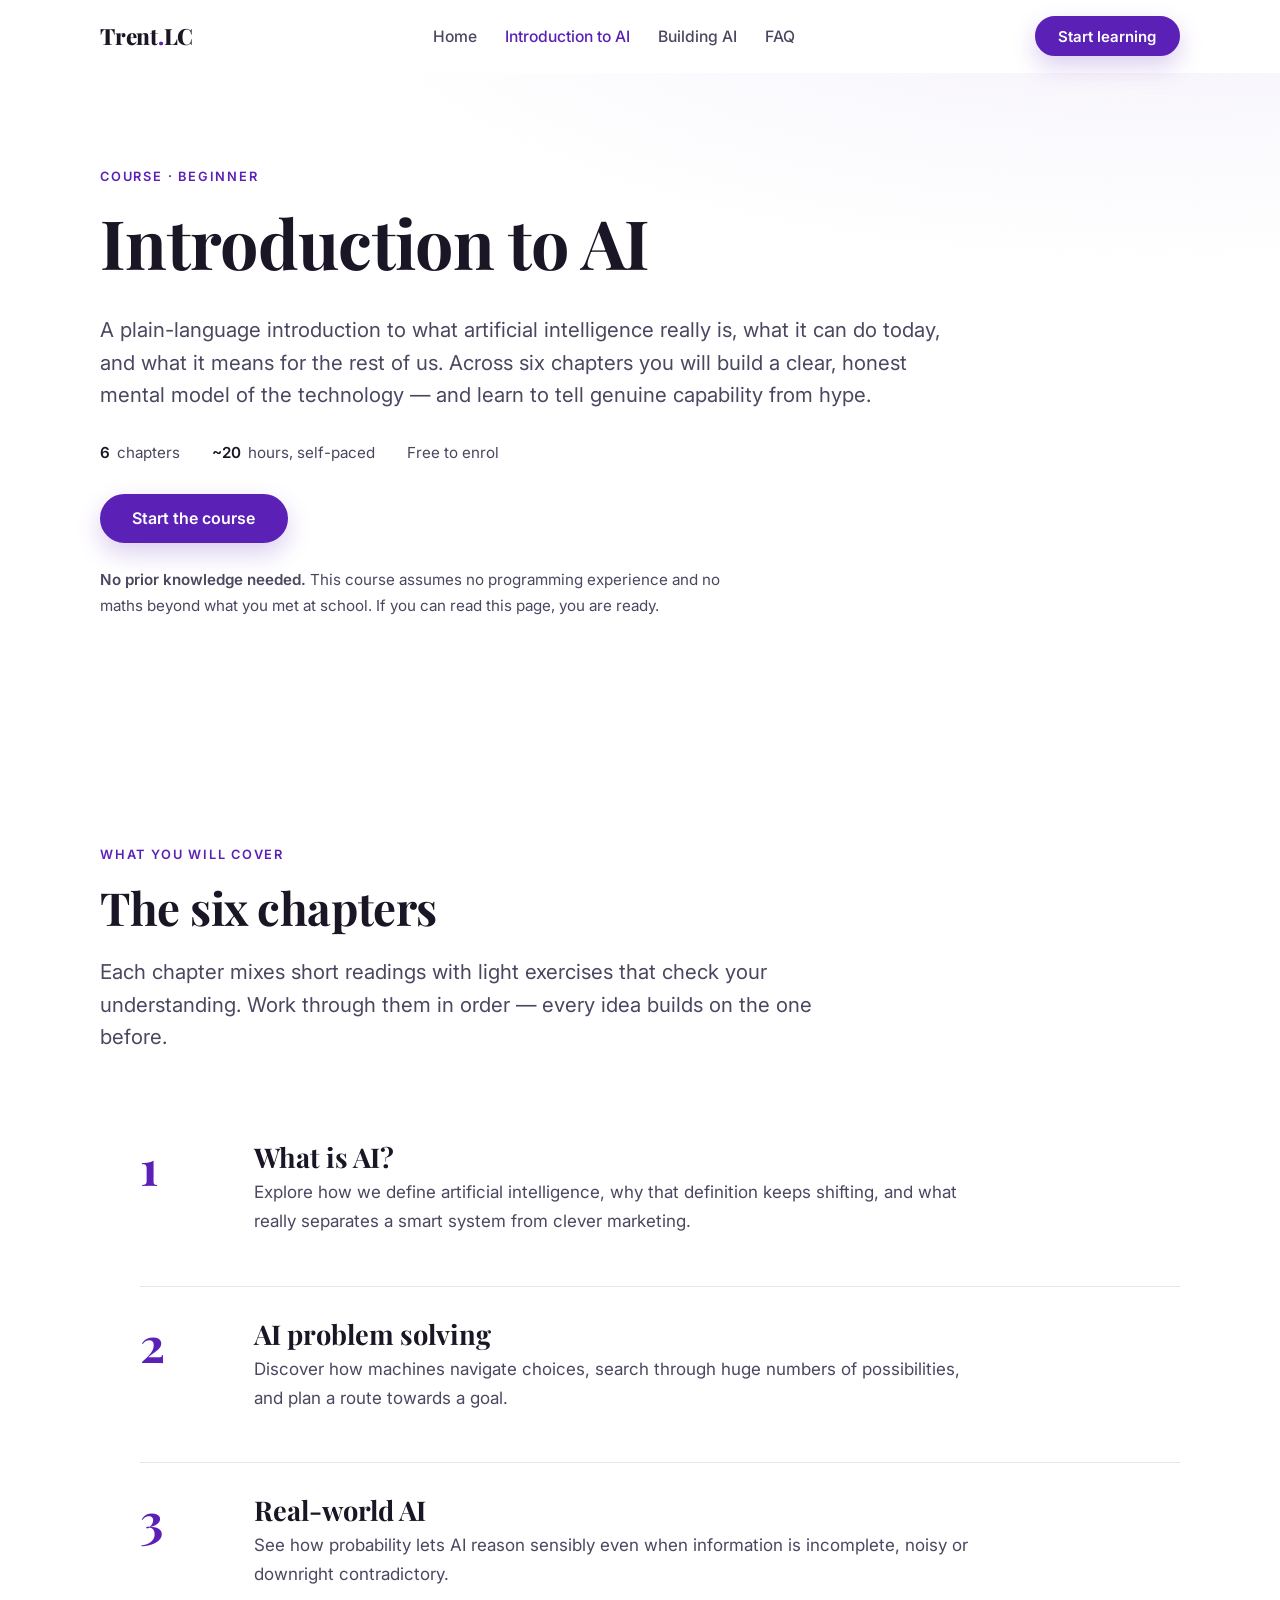
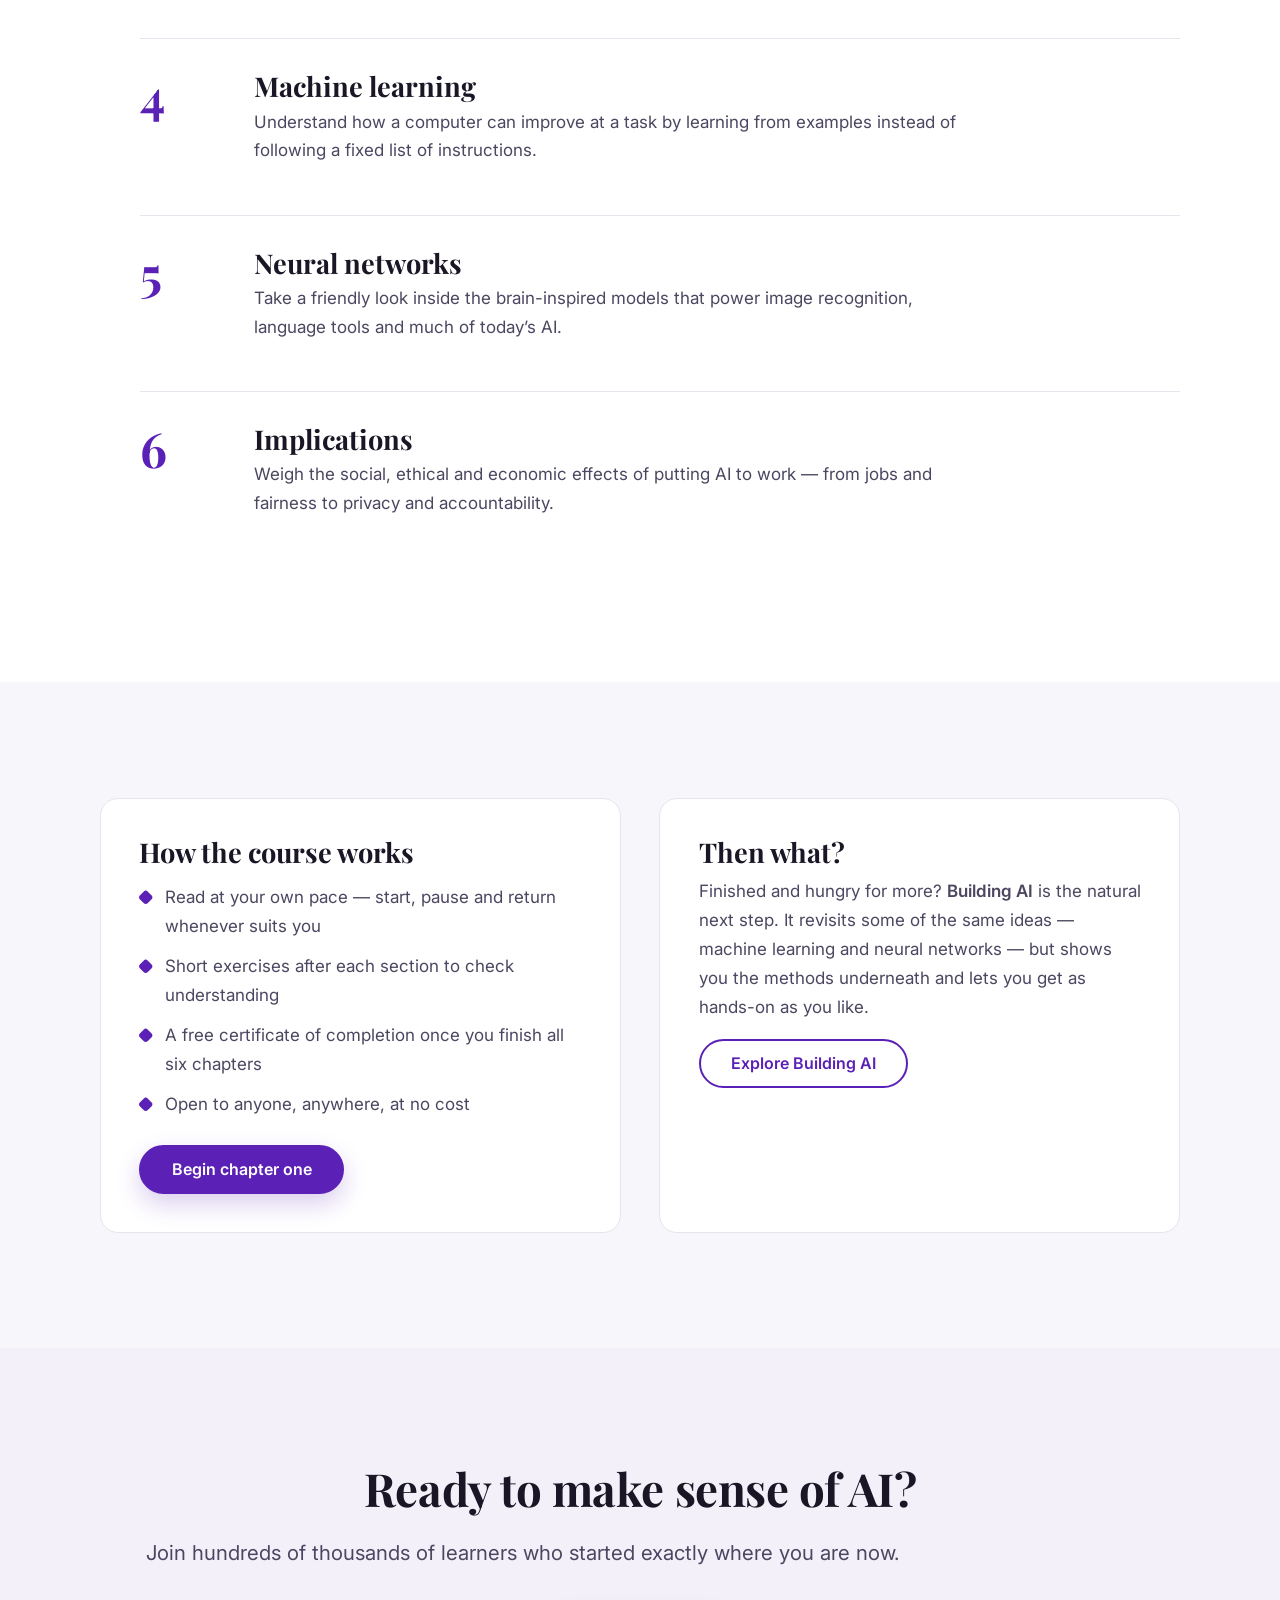
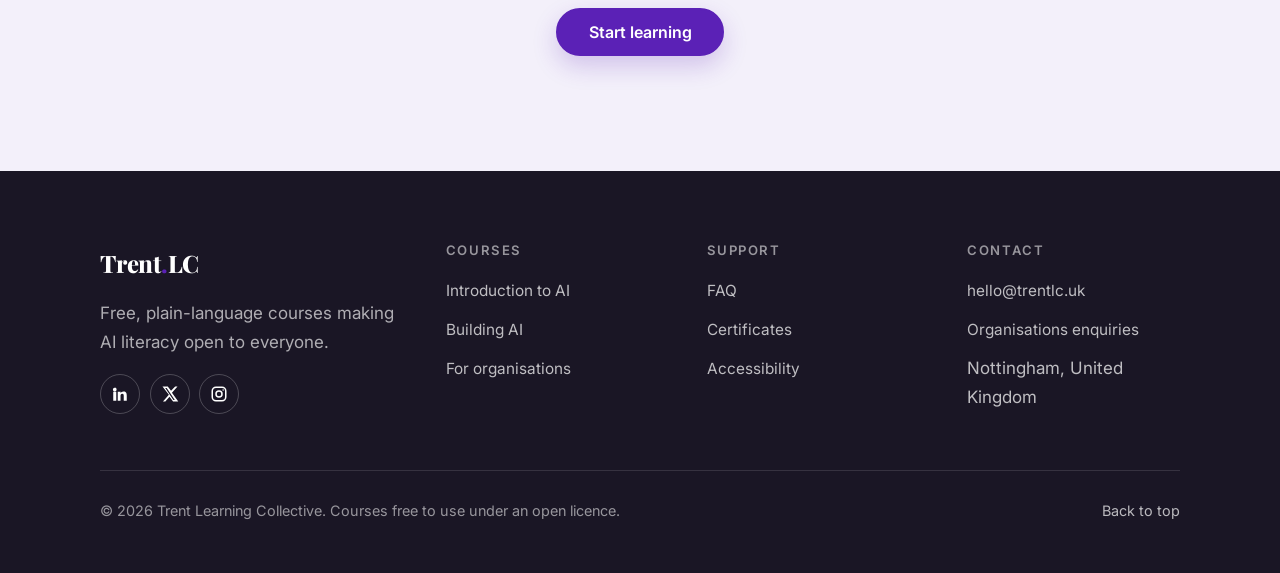
<file: intro.html>
<!DOCTYPE html>
<html lang="en-GB">
<head>
  <meta charset="UTF-8">
  <meta name="viewport" content="width=device-width, initial-scale=1.0">
  <title>Introduction to AI — Trent LC</title>
  <meta name="description" content="A free, six-chapter beginner course on artificial intelligence. No programming or advanced maths required — just clear thinking about a fast-moving technology.">

  <link rel="preconnect" href="https://fonts.googleapis.com">
  <link rel="preconnect" href="https://fonts.gstatic.com" crossorigin>
  <link href="https://fonts.googleapis.com/css2?family=Inter:wght@400;500;600;700&family=Playfair+Display:wght@600;700;800&display=swap" rel="stylesheet">
  <link rel="stylesheet" href="css/styles.css">
</head>
<body>
  <a class="skip-link" href="#main">Skip to main content</a>

  <!-- ============ SITE HEADER ============ -->
  <header class="site-header">
    <div class="container">
      <nav class="nav" aria-label="Primary">
        <a class="brand" href="index.html">Trent<span class="brand__dot">.</span>LC</a>
        <ul class="nav-links" id="nav-links">
          <li><a href="index.html">Home</a></li>
          <li><a href="intro.html" aria-current="page">Introduction to AI</a></li>
          <li><a href="building.html">Building AI</a></li>
          <li><a href="faq.html">FAQ</a></li>
        </ul>
        <div class="nav-cta">
          <a class="btn btn--primary btn--sm" href="#chapters">Start learning</a>
          <button class="nav-toggle" type="button" aria-label="Open menu"
                  aria-controls="nav-links" aria-expanded="false">
            <span></span><span></span><span></span>
          </button>
        </div>
      </nav>
    </div>
  </header>

  <main id="main">

    <!-- ============ PAGE HERO ============ -->
    <section class="page-hero">
      <div class="container">
        <span class="eyebrow">Course · Beginner</span>
        <h1>Introduction to AI</h1>
        <p class="lead">
          A plain-language introduction to what artificial intelligence really is, what it can do
          today, and what it means for the rest of us. Across six chapters you will build a clear,
          honest mental model of the technology — and learn to tell genuine capability from hype.
        </p>
        <div class="page-hero__meta">
          <span><strong>6</strong> chapters</span>
          <span><strong>~20</strong> hours, self-paced</span>
          <span>Free to enrol</span>
        </div>
        <a class="btn btn--primary" href="#chapters">Start the course</a>

        <p class="hero__note">
          <strong>No prior knowledge needed.</strong> This course assumes no programming experience
          and no maths beyond what you met at school. If you can read this page, you are ready.
        </p>
      </div>
    </section>

    <!-- ============ CHAPTERS ============ -->
    <section class="section" id="chapters">
      <div class="container">
        <div class="section-intro">
          <span class="eyebrow">What you will cover</span>
          <h2>The six chapters</h2>
          <p class="lead">
            Each chapter mixes short readings with light exercises that check your understanding.
            Work through them in order — every idea builds on the one before.
          </p>
        </div>

        <!-- Numerals reflect a genuine sequence, so numbering is meaningful here. -->
        <ol class="chapters">
          <li class="chapter">
            <div class="chapter__num">1</div>
            <div class="chapter__body">
              <h3>What is AI?</h3>
              <p>
                Explore how we define artificial intelligence, why that definition keeps shifting,
                and what really separates a smart system from clever marketing.
              </p>
            </div>
          </li>

          <li class="chapter">
            <div class="chapter__num">2</div>
            <div class="chapter__body">
              <h3>AI problem solving</h3>
              <p>
                Discover how machines navigate choices, search through huge numbers of possibilities,
                and plan a route towards a goal.
              </p>
            </div>
          </li>

          <li class="chapter">
            <div class="chapter__num">3</div>
            <div class="chapter__body">
              <h3>Real-world AI</h3>
              <p>
                See how probability lets AI reason sensibly even when information is incomplete,
                noisy or downright contradictory.
              </p>
            </div>
          </li>

          <li class="chapter">
            <div class="chapter__num">4</div>
            <div class="chapter__body">
              <h3>Machine learning</h3>
              <p>
                Understand how a computer can improve at a task by learning from examples instead of
                following a fixed list of instructions.
              </p>
            </div>
          </li>

          <li class="chapter">
            <div class="chapter__num">5</div>
            <div class="chapter__body">
              <h3>Neural networks</h3>
              <p>
                Take a friendly look inside the brain-inspired models that power image recognition,
                language tools and much of today&rsquo;s AI.
              </p>
            </div>
          </li>

          <li class="chapter">
            <div class="chapter__num">6</div>
            <div class="chapter__body">
              <h3>Implications</h3>
              <p>
                Weigh the social, ethical and economic effects of putting AI to work — from jobs and
                fairness to privacy and accountability.
              </p>
            </div>
          </li>
        </ol>
      </div>
    </section>

    <!-- ============ WHAT'S INCLUDED ============ -->
    <section class="section section--mist">
      <div class="container">
        <div class="grid-2">
          <div class="org-panel">
            <h3>How the course works</h3>
            <ul>
              <li>Read at your own pace — start, pause and return whenever suits you</li>
              <li>Short exercises after each section to check understanding</li>
              <li>A free certificate of completion once you finish all six chapters</li>
              <li>Open to anyone, anywhere, at no cost</li>
            </ul>
            <a class="btn btn--primary" href="#chapters">Begin chapter one</a>
          </div>
          <div class="org-panel">
            <h3>Then what?</h3>
            <p>
              Finished and hungry for more? <strong>Building AI</strong> is the natural next step.
              It revisits some of the same ideas — machine learning and neural networks — but shows
              you the methods underneath and lets you get as hands-on as you like.
            </p>
            <a class="btn btn--outline" href="building.html">Explore Building AI</a>
          </div>
        </div>
      </div>
    </section>

    <!-- ============ CTA BAND ============ -->
    <section class="section section--soft cta-band">
      <div class="container">
        <h2>Ready to make sense of AI?</h2>
        <p class="lead center">Join hundreds of thousands of learners who started exactly where you are now.</p>
        <a class="btn btn--primary" href="#chapters">Start learning</a>
      </div>
    </section>

  </main>

  <!-- ============ FOOTER ============ -->
  <footer class="site-footer">
    <div class="container">
      <div class="footer__grid">
        <div class="footer__brand">
          <a class="brand" href="index.html">Trent<span class="brand__dot">.</span>LC</a>
          <p>Free, plain-language courses making AI literacy open to everyone.</p>
          <div class="footer__social">
            <a href="#" aria-label="Trent LC on LinkedIn">
              <svg viewBox="0 0 24 24" fill="currentColor" aria-hidden="true"><path d="M4.98 3.5A2.5 2.5 0 1 1 5 8.5a2.5 2.5 0 0 1-.02-5zM3 9h4v12H3zM9 9h3.8v1.7h.05c.53-1 1.83-2.05 3.77-2.05C20.4 8.65 21 11 21 14.1V21h-4v-6c0-1.43-.03-3.27-2-3.27-2 0-2.3 1.56-2.3 3.17V21H9z"/></svg>
            </a>
            <a href="#" aria-label="Trent LC on X">
              <svg viewBox="0 0 24 24" fill="currentColor" aria-hidden="true"><path d="M18.9 2H22l-7.4 8.46L23 22h-6.9l-4.8-6.28L5.8 22H2.6l7.9-9.05L2 2h7.05l4.34 5.74L18.9 2zm-2.42 18h1.9L7.6 4H5.6l10.88 16z"/></svg>
            </a>
            <a href="#" aria-label="Trent LC on Instagram">
              <svg viewBox="0 0 24 24" fill="none" stroke="currentColor" stroke-width="2" aria-hidden="true"><rect x="3" y="3" width="18" height="18" rx="5"/><circle cx="12" cy="12" r="4"/><circle cx="17.5" cy="6.5" r="1" fill="currentColor" stroke="none"/></svg>
            </a>
          </div>
        </div>
        <nav class="footer__col" aria-label="Courses">
          <h4>Courses</h4>
          <ul class="footer__links">
            <li><a href="intro.html">Introduction to AI</a></li>
            <li><a href="building.html">Building AI</a></li>
            <li><a href="index.html#organisations">For organisations</a></li>
          </ul>
        </nav>
        <nav class="footer__col" aria-label="Support">
          <h4>Support</h4>
          <ul class="footer__links">
            <li><a href="faq.html">FAQ</a></li>
            <li><a href="faq.html#certificate">Certificates</a></li>
            <li><a href="faq.html#accessibility">Accessibility</a></li>
          </ul>
        </nav>
        <div class="footer__col">
          <h4>Contact</h4>
          <ul class="footer__links">
            <li><a href="mailto:hello@trentlc.uk">hello@trentlc.uk</a></li>
            <li><a href="mailto:org@trentlc.uk">Organisations enquiries</a></li>
            <li>Nottingham, United Kingdom</li>
          </ul>
        </div>
      </div>
      <div class="footer__bottom">
        <p>&copy; 2026 Trent Learning Collective. Courses free to use under an open licence.</p>
        <p><a href="#main">Back to top</a></p>
      </div>
    </div>
  </footer>

  <script src="js/script.js"></script>
</body>
</html>
</file>
<file: css/styles.css>
/* ============================================================
   Trent LC — Global Stylesheet
   ------------------------------------------------------------
   A clean, accessible design system for an AI-literacy brand.
   Accent: deep purple. Headings: Playfair Display (serif).
   Body: Inter (sans-serif). Lots of white space, responsive.

   CONTENTS
   1.  Design tokens (CSS custom properties)
   2.  Reset & base elements
   3.  Typography
   4.  Layout helpers (container, section, grid)
   5.  Buttons
   6.  Site header / navigation
   7.  Hero
   8.  Eyebrow labels & section intros
   9.  Course cards
   10. Organisations section
   11. Statistics / story section
   12. Testimonials
   13. Origins & partners
   14. Course-page chapters & difficulty levels
   15. FAQ accordion
   16. Footer
   17. Accessibility utilities
   18. Responsive adjustments
   19. Reduced-motion preferences
   ============================================================ */


/* 1. DESIGN TOKENS ------------------------------------------- */
:root {
  /* Colour palette — neutrals carry a faint purple warmth so the
     whole page feels cohesive rather than grey-on-purple. */
  --accent:        #5B21B6; /* deep purple — primary accent      */
  --accent-dark:   #3B1486; /* darker purple — hovers & depth    */
  --accent-soft:   #F3F0FA; /* very light purple — soft sections */
  --ink:           #1A1625; /* near-black text                   */
  --ink-soft:      #4C4660; /* secondary / supporting text       */
  --paper:         #FFFFFF; /* base background                   */
  --mist:          #F7F6FA; /* light grey section background     */
  --line:          #E7E4EE; /* hairline borders                  */

  /* Type families */
  --font-display: "Playfair Display", Georgia, "Times New Roman", serif;
  --font-body:    "Inter", -apple-system, BlinkMacSystemFont, "Segoe UI", Roboto, Helvetica, Arial, sans-serif;

  /* Spacing & rhythm */
  --container:     1160px;
  --gutter:        clamp(1.25rem, 4vw, 2.5rem);
  --section-y:     clamp(4rem, 9vw, 8rem);
  --radius-card:   18px;
  --radius-pill:   999px;

  /* Effects */
  --shadow-soft:   0 1px 2px rgba(26, 22, 37, .04), 0 12px 32px rgba(26, 22, 37, .06);
  --shadow-lift:   0 1px 2px rgba(26, 22, 37, .05), 0 22px 48px rgba(91, 33, 182, .14);
  --transition:    180ms ease;
}


/* 2. RESET & BASE ------------------------------------------- */
*,
*::before,
*::after { box-sizing: border-box; }

html { -webkit-text-size-adjust: 100%; scroll-behavior: smooth; }

body {
  margin: 0;
  background: var(--paper);
  color: var(--ink);
  font-family: var(--font-body);
  font-size: 1.0625rem;          /* 17px base for comfortable reading */
  line-height: 1.7;
  -webkit-font-smoothing: antialiased;
  text-rendering: optimizeLegibility;
}

img,
svg { max-width: 100%; height: auto; display: block; }

a { color: var(--accent); text-decoration: none; }
a:hover { text-decoration: underline; }

ul { margin: 0; padding: 0; list-style: none; }


/* 3. TYPOGRAPHY --------------------------------------------- */
h1, h2, h3, h4 {
  font-family: var(--font-display);
  color: var(--ink);
  line-height: 1.12;
  font-weight: 700;
  margin: 0 0 .5em;
}

h1 { font-size: clamp(2.5rem, 6vw, 4.25rem); letter-spacing: -.01em; }
h2 { font-size: clamp(1.9rem, 3.6vw, 2.85rem); letter-spacing: -.01em; }
h3 { font-size: clamp(1.35rem, 2.2vw, 1.7rem); }
h4 { font-size: 1.15rem; }

p  { margin: 0 0 1.1rem; max-width: 65ch; }

.lead {                          /* larger intro paragraph */
  font-size: clamp(1.1rem, 1.6vw, 1.3rem);
  color: var(--ink-soft);
  line-height: 1.6;
}

strong { font-weight: 600; }


/* 4. LAYOUT HELPERS ----------------------------------------- */
.container {
  width: 100%;
  max-width: var(--container);
  margin-inline: auto;
  padding-inline: var(--gutter);
}

.section { padding-block: var(--section-y); }
.section--mist { background: var(--mist); }
.section--soft { background: var(--accent-soft); }

/* A reusable two-column grid that stacks on small screens */
.grid-2 {
  display: grid;
  grid-template-columns: repeat(2, 1fr);
  gap: clamp(1.5rem, 3vw, 2.5rem);
}

.center { text-align: center; }
.center p { margin-inline: auto; }


/* 5. BUTTONS ------------------------------------------------- */
/* Pill buttons with an invert-on-hover treatment, as requested. */
.btn {
  --btn-pad-y: .9rem;
  --btn-pad-x: 1.9rem;
  display: inline-flex;
  align-items: center;
  justify-content: center;
  gap: .5rem;
  padding: var(--btn-pad-y) var(--btn-pad-x);
  font-family: var(--font-body);
  font-size: 1rem;
  font-weight: 600;
  line-height: 1;
  border: 2px solid transparent;
  border-radius: var(--radius-pill);
  cursor: pointer;
  text-decoration: none;
  transition: background var(--transition), color var(--transition),
              border-color var(--transition), transform var(--transition),
              box-shadow var(--transition);
}
.btn:hover { text-decoration: none; transform: translateY(-2px); }
.btn:active { transform: translateY(0); }

/* Primary: solid purple → inverts to white-on-purple-outline */
.btn--primary {
  background: var(--accent);
  color: #fff;
  border-color: var(--accent);
  box-shadow: 0 10px 24px rgba(91, 33, 182, .22);
}
.btn--primary:hover {
  background: #fff;
  color: var(--accent);
  border-color: var(--accent);
}

/* Secondary / outline: purple outline → inverts to solid purple */
.btn--outline {
  background: transparent;
  color: var(--accent);
  border-color: var(--accent);
}
.btn--outline:hover {
  background: var(--accent);
  color: #fff;
  border-color: var(--accent);
}

/* Ghost variant for use on dark backgrounds */
.btn--ghost {
  background: transparent;
  color: #fff;
  border-color: rgba(255, 255, 255, .55);
}
.btn--ghost:hover {
  background: #fff;
  color: var(--accent);
  border-color: #fff;
}

.btn--sm { --btn-pad-y: .65rem; --btn-pad-x: 1.35rem; font-size: .9375rem; }


/* 6. SITE HEADER / NAVIGATION ------------------------------- */
.site-header {
  position: sticky;
  top: 0;
  z-index: 100;
  background: rgba(255, 255, 255, .9);
  backdrop-filter: saturate(140%) blur(8px);
  border-bottom: 1px solid transparent;
  transition: border-color var(--transition), box-shadow var(--transition);
}
/* Class toggled by JS once the page is scrolled */
.site-header.is-scrolled {
  border-bottom-color: var(--line);
  box-shadow: 0 6px 24px rgba(26, 22, 37, .05);
}

.nav {
  display: flex;
  align-items: center;
  justify-content: space-between;
  gap: 1.5rem;
  min-height: 72px;
}

.brand {
  font-family: var(--font-display);
  font-weight: 800;
  font-size: 1.4rem;
  color: var(--ink);
  letter-spacing: -.01em;
}
.brand:hover { text-decoration: none; }
.brand .brand__dot { color: var(--accent); }

.nav-links {
  display: flex;
  align-items: center;
  gap: 1.75rem;
}
.nav-links a {
  color: var(--ink-soft);
  font-weight: 500;
  font-size: .98rem;
  padding-block: .35rem;
}
.nav-links a:hover,
.nav-links a[aria-current="page"] {
  color: var(--accent);
  text-decoration: none;
}

.nav-cta { display: flex; align-items: center; gap: .75rem; }

/* Mobile menu toggle — hidden on desktop */
.nav-toggle {
  display: none;
  flex-direction: column;
  justify-content: center;
  gap: 5px;
  width: 44px;
  height: 44px;
  padding: 0;
  background: transparent;
  border: 1px solid var(--line);
  border-radius: 10px;
  cursor: pointer;
}
.nav-toggle span {
  display: block;
  width: 20px;
  height: 2px;
  margin-inline: auto;
  background: var(--ink);
  transition: transform var(--transition), opacity var(--transition);
}


/* 7. HERO --------------------------------------------------- */
.hero {
  position: relative;
  overflow: hidden;
  background:
    radial-gradient(120% 80% at 85% -10%, var(--accent-soft) 0%, transparent 55%),
    var(--paper);
  padding-block: clamp(3.5rem, 8vw, 7rem);
}

.hero__grid {
  display: grid;
  grid-template-columns: 1.05fr .95fr;
  align-items: center;
  gap: clamp(2rem, 5vw, 4rem);
}

.hero__content { max-width: 36rem; }

.hero h1 { margin-bottom: .35em; }
.hero .lead { margin-bottom: 2rem; }

.hero__actions {
  display: flex;
  flex-wrap: wrap;
  gap: .9rem;
  align-items: center;
}

.hero__note {
  margin-top: 1.5rem;
  font-size: .95rem;
  color: var(--ink-soft);
}

/* The signature motif: a calm network of nodes and links that
   nods to neural networks without resorting to stock imagery. */
.hero__art {
  position: relative;
  aspect-ratio: 1 / 1;
  width: 100%;
  max-width: 480px;
  margin-inline: auto;
}
.hero__art svg { width: 100%; height: 100%; }


/* 8. EYEBROW LABELS & SECTION INTROS ------------------------ */
.eyebrow {
  display: inline-block;
  font-family: var(--font-body);
  font-size: .8rem;
  font-weight: 600;
  letter-spacing: .14em;
  text-transform: uppercase;
  color: var(--accent);
  margin-bottom: 1rem;
}

.section-intro { max-width: 46rem; margin-bottom: clamp(2.5rem, 5vw, 3.5rem); }
.section-intro.center { margin-inline: auto; }


/* 9. COURSE CARDS ------------------------------------------- */
.card-grid { margin-top: 1rem; }

.course-card {
  display: flex;
  flex-direction: column;
  background: var(--paper);
  border: 1px solid var(--line);
  border-radius: var(--radius-card);
  padding: clamp(1.75rem, 3vw, 2.5rem);
  box-shadow: var(--shadow-soft);
  transition: transform var(--transition), box-shadow var(--transition),
              border-color var(--transition);
}
.course-card:hover {
  transform: translateY(-4px);
  box-shadow: var(--shadow-lift);
  border-color: transparent;
}

.course-card__tag {
  font-size: .8rem;
  font-weight: 600;
  letter-spacing: .08em;
  text-transform: uppercase;
  color: var(--accent);
  margin-bottom: .9rem;
}
.course-card h3 { margin-bottom: .5rem; }
.course-card p { color: var(--ink-soft); margin-bottom: 1.6rem; }
.course-card .btn { margin-top: auto; align-self: flex-start; }

.course-card__meta {
  display: flex;
  flex-wrap: wrap;
  gap: 1.25rem;
  margin-bottom: 1.5rem;
  font-size: .9rem;
  color: var(--ink-soft);
}
.course-card__meta span { display: inline-flex; align-items: center; gap: .4rem; }
.course-card__meta strong { color: var(--ink); font-weight: 600; }


/* 10. ORGANISATIONS SECTION --------------------------------- */
.orgs__grid {
  display: grid;
  grid-template-columns: 1fr 1fr;
  gap: clamp(1.5rem, 3vw, 2.5rem);
  align-items: stretch;
}
.org-panel {
  background: var(--paper);
  border: 1px solid var(--line);
  border-radius: var(--radius-card);
  padding: clamp(1.75rem, 3vw, 2.5rem);
}
.org-panel h3 { margin-bottom: .6rem; }
.org-panel p  { color: var(--ink-soft); }
.org-panel ul { margin: 1rem 0 1.6rem; display: grid; gap: .7rem; }
.org-panel li {
  position: relative;
  padding-left: 1.6rem;
  color: var(--ink-soft);
}
.org-panel li::before {            /* custom purple tick */
  content: "";
  position: absolute;
  left: 0; top: .55em;
  width: .7rem; height: .7rem;
  background: var(--accent);
  border-radius: 3px;
  transform: rotate(45deg) translateY(-.1rem);
}


/* 11. STATISTICS / STORY SECTION ---------------------------- */
.stats {
  background:
    radial-gradient(140% 120% at 10% 0%, var(--accent-dark) 0%, var(--accent) 60%);
  color: #fff;
}
.stats h2 { color: #fff; }
.stats .lead { color: rgba(255, 255, 255, .85); }

.stats__numbers {
  display: grid;
  grid-template-columns: repeat(4, 1fr);
  gap: clamp(1.5rem, 4vw, 3rem);
  margin-top: clamp(2rem, 5vw, 3.25rem);
}
.stat__value {
  font-family: var(--font-display);
  font-size: clamp(2.4rem, 5vw, 3.4rem);
  font-weight: 800;
  line-height: 1;
  color: #fff;
}
.stat__label {
  margin-top: .6rem;
  font-size: .95rem;
  color: rgba(255, 255, 255, .8);
}


/* 12. TESTIMONIALS ------------------------------------------ */
.quote-grid {
  display: grid;
  grid-template-columns: repeat(3, 1fr);
  gap: clamp(1.25rem, 3vw, 2rem);
  margin-top: 1rem;
}
.quote {
  background: var(--paper);
  border: 1px solid var(--line);
  border-radius: var(--radius-card);
  padding: clamp(1.5rem, 3vw, 2.25rem);
  display: flex;
  flex-direction: column;
}
.quote__mark {
  font-family: var(--font-display);
  font-size: 3rem;
  line-height: .6;
  color: var(--accent);
  margin-bottom: .5rem;
}
.quote blockquote {
  margin: 0 0 1.25rem;
  font-size: 1.05rem;
  color: var(--ink);
}
.quote figcaption { margin-top: auto; font-size: .92rem; color: var(--ink-soft); }
.quote figcaption strong { display: block; color: var(--ink); font-weight: 600; }


/* 13. ORIGINS & PARTNERS ------------------------------------ */
.origins__grid {
  display: grid;
  grid-template-columns: 1.1fr .9fr;
  gap: clamp(2rem, 5vw, 4rem);
  align-items: center;
}
.partners {
  display: flex;
  flex-wrap: wrap;
  gap: .75rem 1rem;
  margin-top: 1.25rem;
}
.partners li {
  padding: .6rem 1.1rem;
  border: 1px solid var(--line);
  border-radius: var(--radius-pill);
  font-size: .9rem;
  font-weight: 500;
  color: var(--ink-soft);
  background: var(--paper);
}


/* 14. COURSE-PAGE CHAPTERS & DIFFICULTY LEVELS -------------- */
/* Page hero used on the two course overview pages */
.page-hero {
  background:
    radial-gradient(120% 90% at 90% -20%, var(--accent-soft) 0%, transparent 55%),
    var(--paper);
  padding-block: clamp(3rem, 7vw, 5.5rem);
}
.page-hero .lead { margin-bottom: 1.75rem; }
.page-hero__meta {
  display: flex;
  flex-wrap: wrap;
  gap: 1rem 2rem;
  margin-bottom: 1.75rem;
  font-size: .95rem;
  color: var(--ink-soft);
}
.page-hero__meta span { display: inline-flex; align-items: center; gap: .45rem; }
.page-hero__meta strong { color: var(--ink); }

/* Chapter list — large serif numerals act as the structural
   signature, justified because the chapters are a real sequence. */
.chapters { display: grid; gap: 1.1rem; margin-top: 1rem; }
.chapter {
  display: grid;
  grid-template-columns: auto 1fr;
  gap: clamp(1.25rem, 3vw, 2.25rem);
  align-items: start;
  padding: clamp(1.5rem, 3vw, 2rem) 0;
  border-top: 1px solid var(--line);
}
.chapter:first-child { border-top: 0; }
.chapter__num {
  font-family: var(--font-display);
  font-size: clamp(2rem, 4vw, 3rem);
  font-weight: 700;
  color: var(--accent);
  line-height: 1;
  min-width: 2.5ch;
}
.chapter__body h3 { margin-bottom: .35rem; }
.chapter__body p  { color: var(--ink-soft); margin: 0; }

/* Difficulty levels (Building AI) */
.levels {
  display: grid;
  grid-template-columns: repeat(3, 1fr);
  gap: clamp(1.25rem, 3vw, 2rem);
  margin-top: 1rem;
}
.level {
  background: var(--paper);
  border: 1px solid var(--line);
  border-radius: var(--radius-card);
  padding: clamp(1.5rem, 3vw, 2.25rem);
}
.level__badge {
  display: inline-block;
  font-size: .78rem;
  font-weight: 600;
  letter-spacing: .08em;
  text-transform: uppercase;
  color: var(--accent);
  background: var(--accent-soft);
  padding: .3rem .75rem;
  border-radius: var(--radius-pill);
  margin-bottom: 1rem;
}
.level h3 { margin-bottom: .5rem; }
.level p  { color: var(--ink-soft); margin: 0; }

/* Generic call-to-action band reused across pages */
.cta-band { text-align: center; }
.cta-band .btn { margin-top: 1.25rem; }


/* 15. FAQ ACCORDION ----------------------------------------- */
.faq-list {
  max-width: 820px;
  margin-inline: auto;
  margin-top: 1rem;
  display: grid;
  gap: .85rem;
}
.faq-item {
  border: 1px solid var(--line);
  border-radius: 14px;
  background: var(--paper);
  overflow: hidden;
  transition: border-color var(--transition), box-shadow var(--transition);
}
.faq-item:hover { border-color: #d9d3e6; }
.faq-item.is-open { border-color: var(--accent); box-shadow: var(--shadow-soft); }

/* The question is a real <button> for full keyboard support */
.faq-question {
  width: 100%;
  display: flex;
  align-items: center;
  justify-content: space-between;
  gap: 1rem;
  padding: 1.25rem 1.4rem;
  background: transparent;
  border: 0;
  text-align: left;
  font-family: var(--font-body);
  font-size: 1.06rem;
  font-weight: 600;
  color: var(--ink);
  cursor: pointer;
}
.faq-question:hover { color: var(--accent); }

.faq-icon {
  flex: none;
  width: 1.4rem; height: 1.4rem;
  position: relative;
}
.faq-icon::before,
.faq-icon::after {            /* a + that becomes a − when open */
  content: "";
  position: absolute;
  top: 50%; left: 50%;
  width: 1rem; height: 2px;
  background: var(--accent);
  transform: translate(-50%, -50%);
  transition: transform var(--transition), opacity var(--transition);
}
.faq-icon::after { transform: translate(-50%, -50%) rotate(90deg); }
.faq-item.is-open .faq-icon::after { opacity: 0; transform: translate(-50%, -50%) rotate(0); }

/* Panel height is animated in JS via max-height for smoothness */
.faq-panel {
  max-height: 0;
  overflow: hidden;
  transition: max-height var(--transition);
}
.faq-panel__inner { padding: 0 1.4rem 1.4rem; color: var(--ink-soft); }
.faq-panel__inner p:last-child { margin-bottom: 0; }


/* 16. FOOTER ------------------------------------------------ */
.site-footer {
  background: var(--ink);
  color: rgba(255, 255, 255, .72);
  padding-block: clamp(3rem, 6vw, 4.5rem) 2rem;
}
.footer__grid {
  display: grid;
  grid-template-columns: 1.4fr 1fr 1fr 1fr;
  gap: clamp(1.75rem, 4vw, 3rem);
}
.site-footer h4 {
  font-family: var(--font-body);
  font-size: .82rem;
  font-weight: 600;
  letter-spacing: .12em;
  text-transform: uppercase;
  color: rgba(255, 255, 255, .55);
  margin-bottom: 1.1rem;
}
.footer__brand .brand { color: #fff; font-size: 1.5rem; }
.footer__brand p { color: rgba(255, 255, 255, .65); margin-top: .9rem; max-width: 30ch; }

.footer__links { display: grid; gap: .65rem; }
.footer__links a { color: rgba(255, 255, 255, .72); font-size: .96rem; }
.footer__links a:hover { color: #fff; text-decoration: none; }

.footer__social { display: flex; gap: .6rem; margin-top: .25rem; }
.footer__social a {
  display: inline-flex;
  align-items: center; justify-content: center;
  width: 40px; height: 40px;
  border: 1px solid rgba(255, 255, 255, .22);
  border-radius: 50%;
  color: #fff;
  transition: background var(--transition), border-color var(--transition);
}
.footer__social a:hover { background: var(--accent); border-color: var(--accent); text-decoration: none; }
.footer__social svg { width: 18px; height: 18px; }

.footer__bottom {
  display: flex;
  flex-wrap: wrap;
  justify-content: space-between;
  gap: 1rem;
  margin-top: clamp(2.5rem, 5vw, 3.5rem);
  padding-top: 1.75rem;
  border-top: 1px solid rgba(255, 255, 255, .12);
  font-size: .9rem;
  color: rgba(255, 255, 255, .55);
}
.footer__bottom a { color: rgba(255, 255, 255, .7); }


/* 17. ACCESSIBILITY UTILITIES ------------------------------- */
/* Skip link for keyboard users */
.skip-link {
  position: absolute;
  left: -9999px;
  top: 0;
  z-index: 1000;
  background: var(--accent);
  color: #fff;
  padding: .75rem 1.25rem;
  border-radius: 0 0 8px 0;
}
.skip-link:focus { left: 0; text-decoration: none; }

/* Visible, consistent keyboard focus everywhere */
:focus-visible {
  outline: 3px solid var(--accent);
  outline-offset: 2px;
  border-radius: 4px;
}

/* Hide visually but keep for screen readers */
.visually-hidden {
  position: absolute;
  width: 1px; height: 1px;
  padding: 0; margin: -1px;
  overflow: hidden;
  clip: rect(0 0 0 0);
  white-space: nowrap;
  border: 0;
}


/* 18. RESPONSIVE ADJUSTMENTS -------------------------------- */
@media (max-width: 900px) {
  /* Collapse the primary navigation into a toggle menu */
  .nav-toggle { display: flex; }

  .nav-links {
    position: absolute;
    top: 100%; left: 0; right: 0;
    flex-direction: column;
    align-items: stretch;
    gap: 0;
    background: var(--paper);
    border-bottom: 1px solid var(--line);
    box-shadow: 0 16px 32px rgba(26, 22, 37, .08);
    padding: .5rem var(--gutter) 1rem;
    display: none;
  }
  .nav-links.is-open { display: flex; }
  .nav-links a { padding: .85rem 0; border-bottom: 1px solid var(--line); }
  .nav-links a:last-child { border-bottom: 0; }

  .nav-cta .btn { display: none; }      /* keep the bar tidy on mobile */

  /* Stack the major grids */
  .hero__grid,
  .origins__grid { grid-template-columns: 1fr; }
  .hero__art { order: -1; max-width: 360px; }

  .stats__numbers { grid-template-columns: repeat(2, 1fr); }
  .quote-grid,
  .levels { grid-template-columns: 1fr; }
  .footer__grid { grid-template-columns: 1fr 1fr; }
}

@media (max-width: 620px) {
  .grid-2,
  .orgs__grid { grid-template-columns: 1fr; }
  .stats__numbers { grid-template-columns: 1fr 1fr; }
  .footer__grid { grid-template-columns: 1fr; }
  .hero__actions { width: 100%; }
  .hero__actions .btn { flex: 1 1 auto; }
}


/* 19. REDUCED-MOTION PREFERENCES ---------------------------- */
@media (prefers-reduced-motion: reduce) {
  html { scroll-behavior: auto; }
  *,
  *::before,
  *::after {
    animation-duration: .001ms !important;
    transition-duration: .001ms !important;
  }
}
</file>
